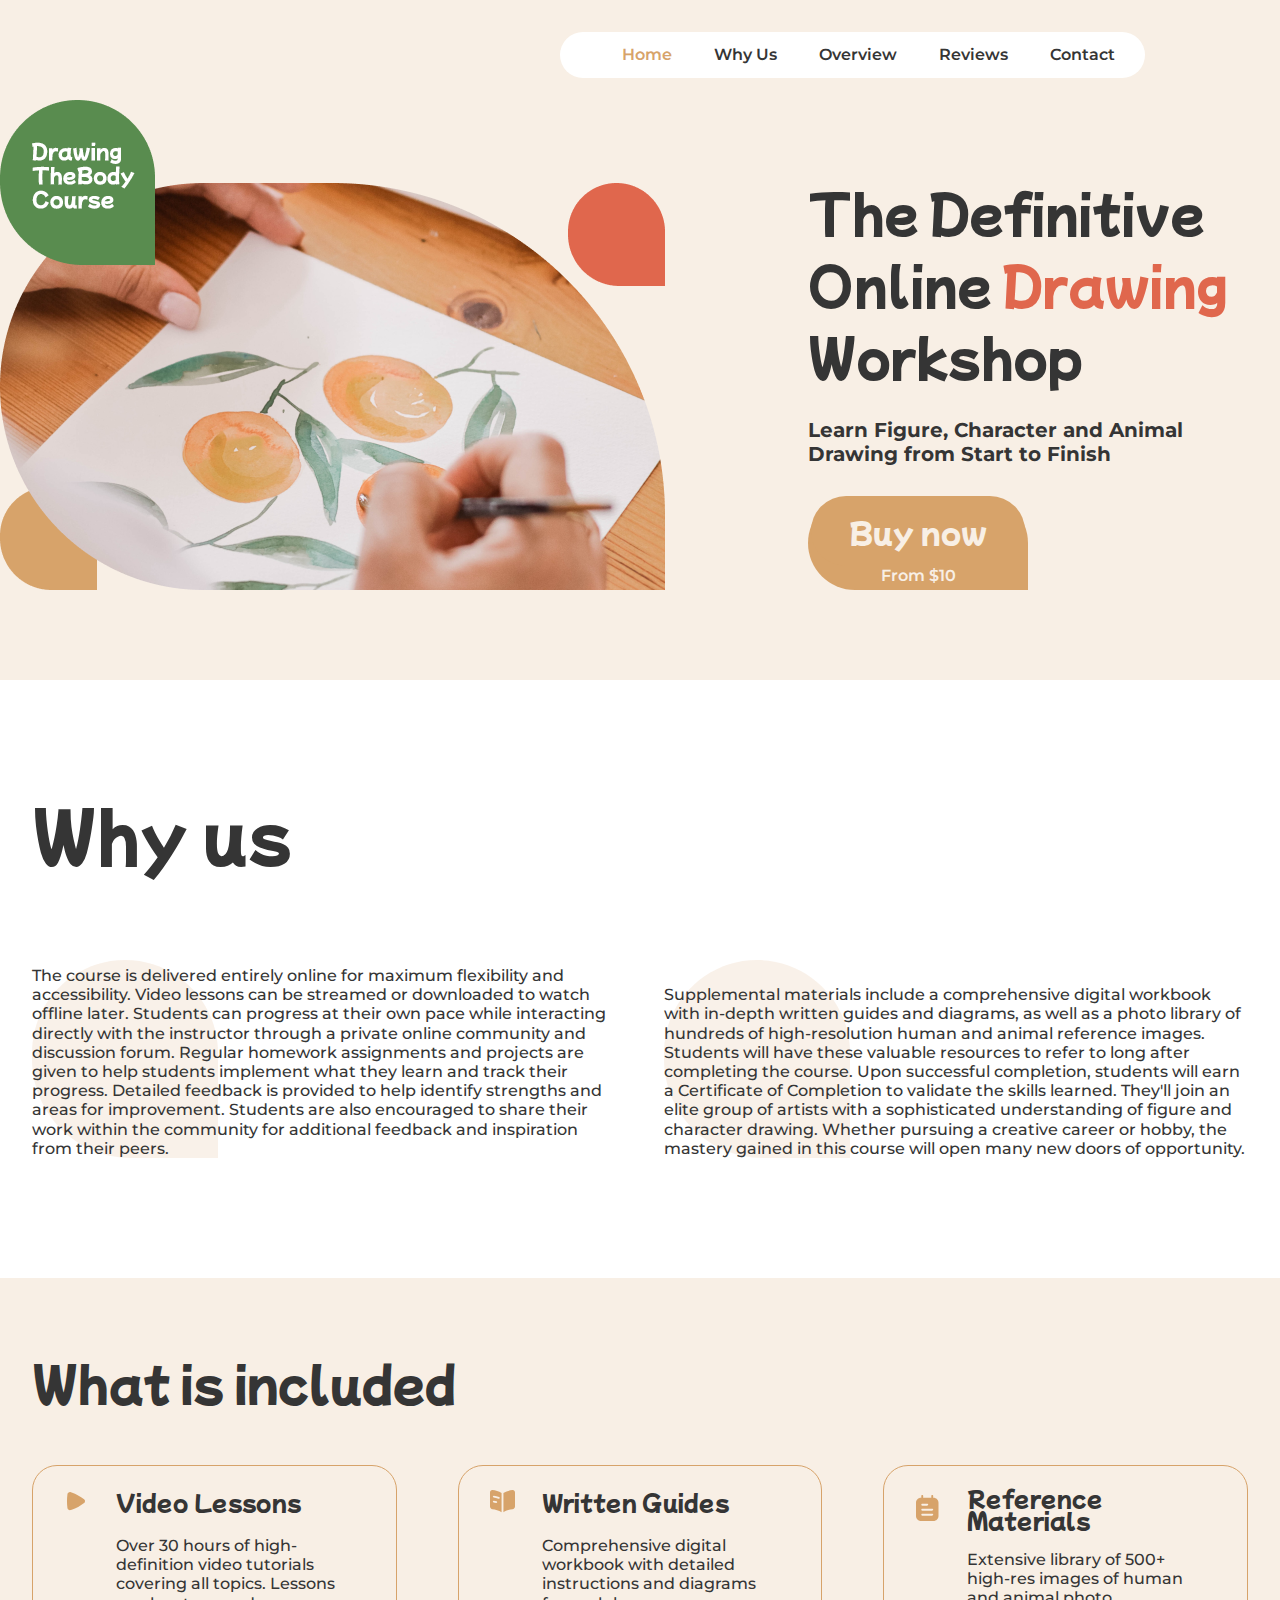
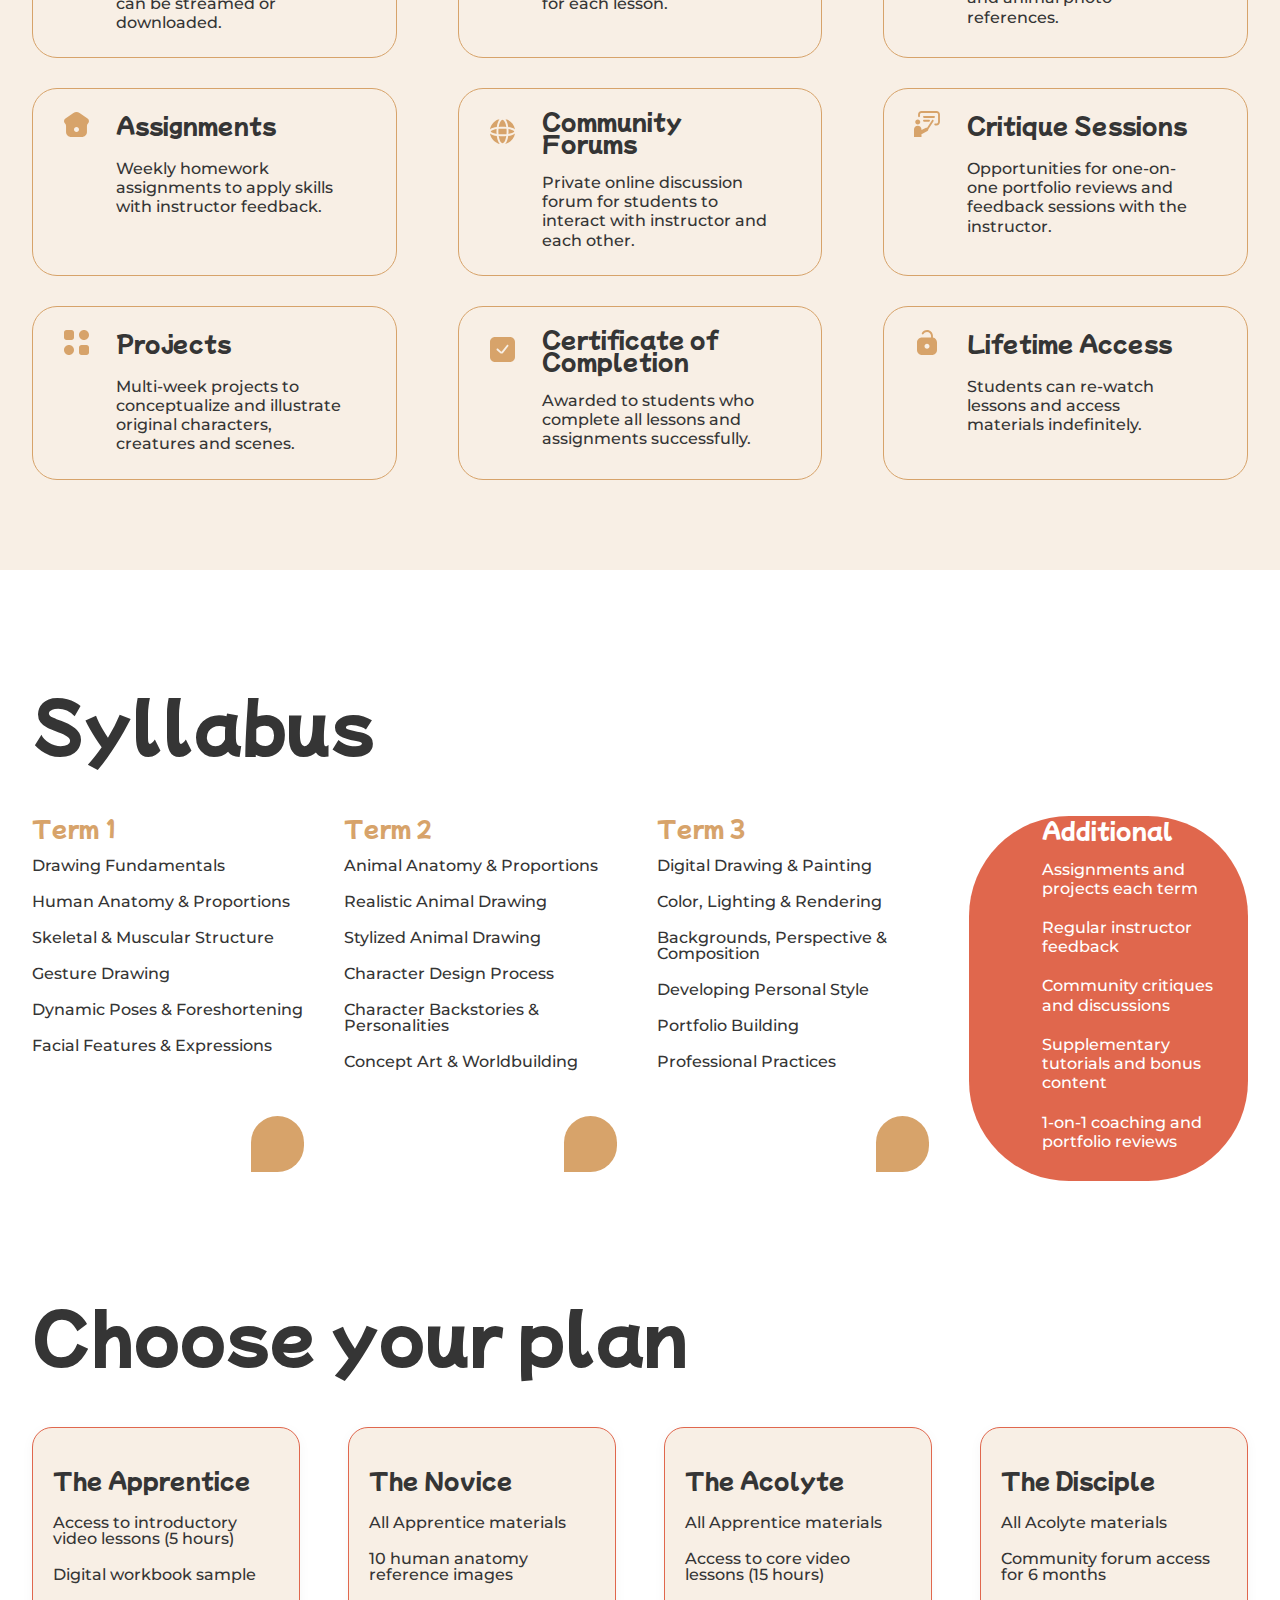
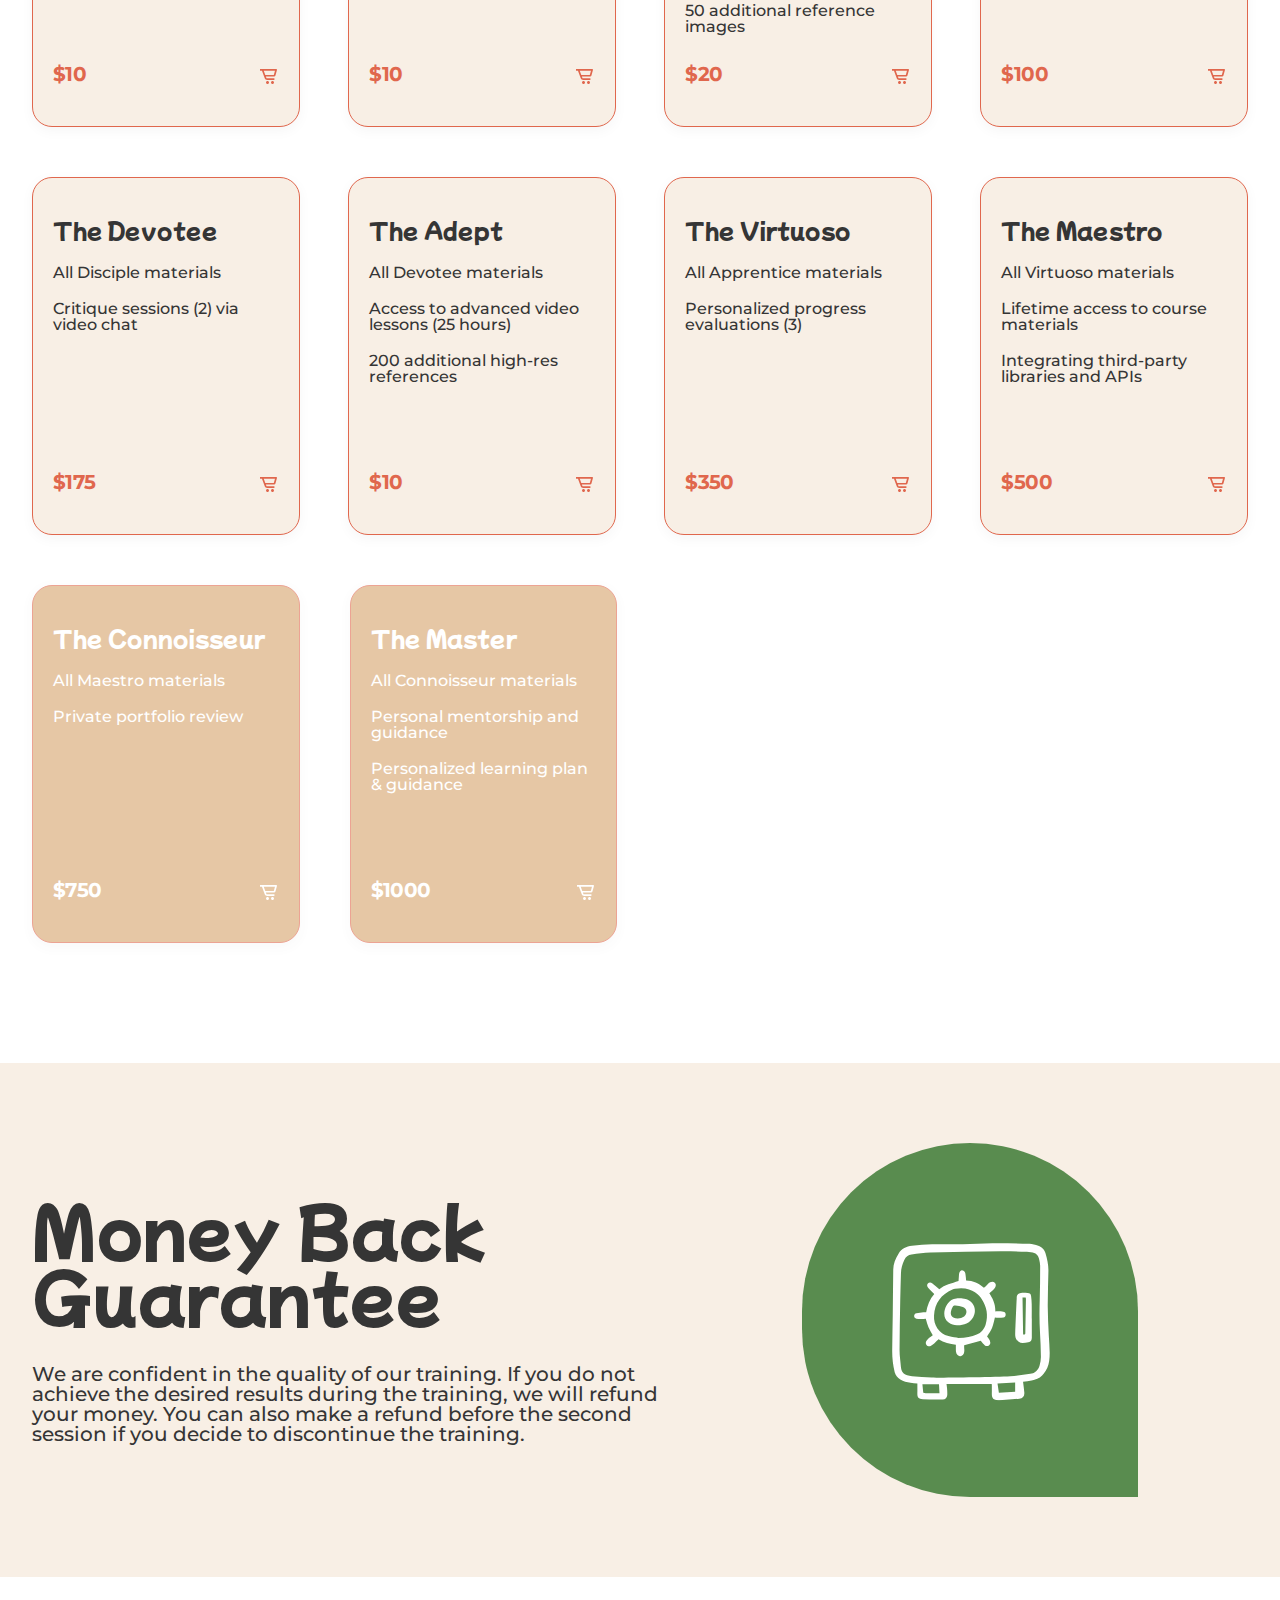
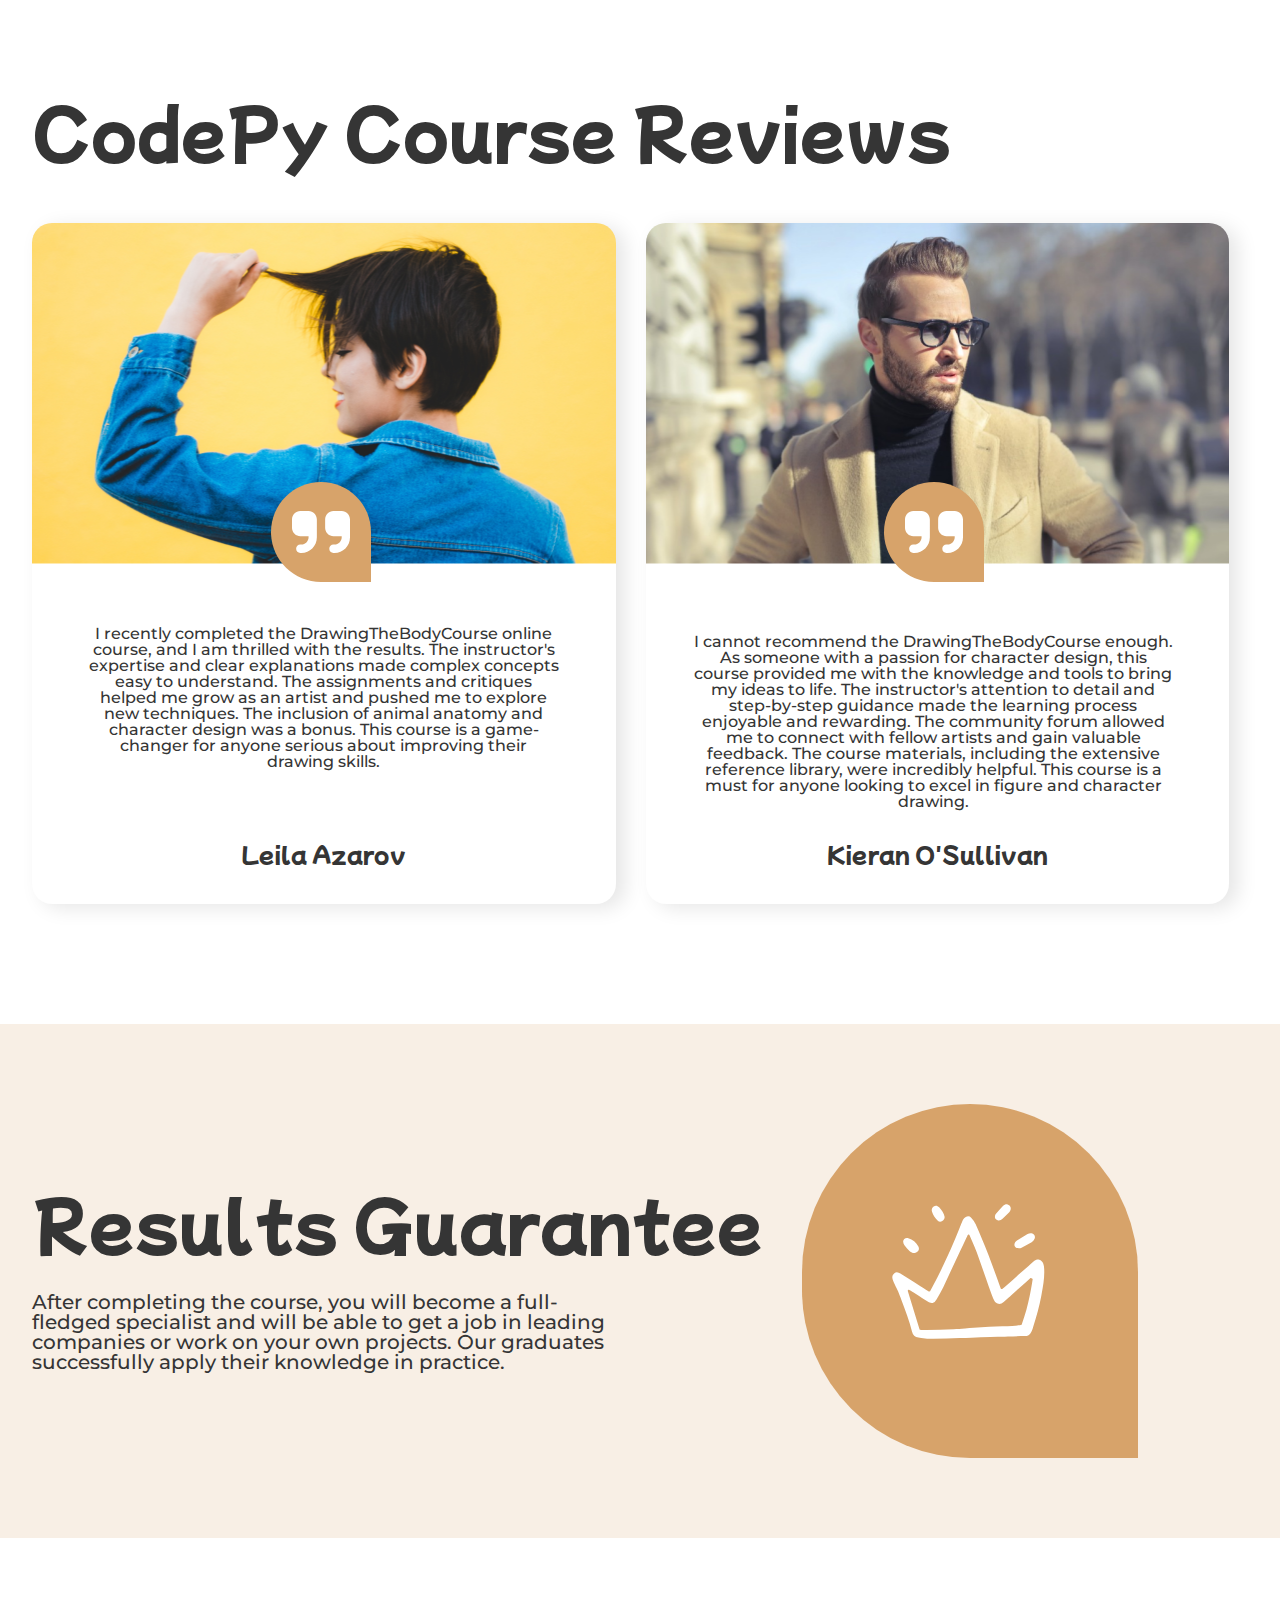
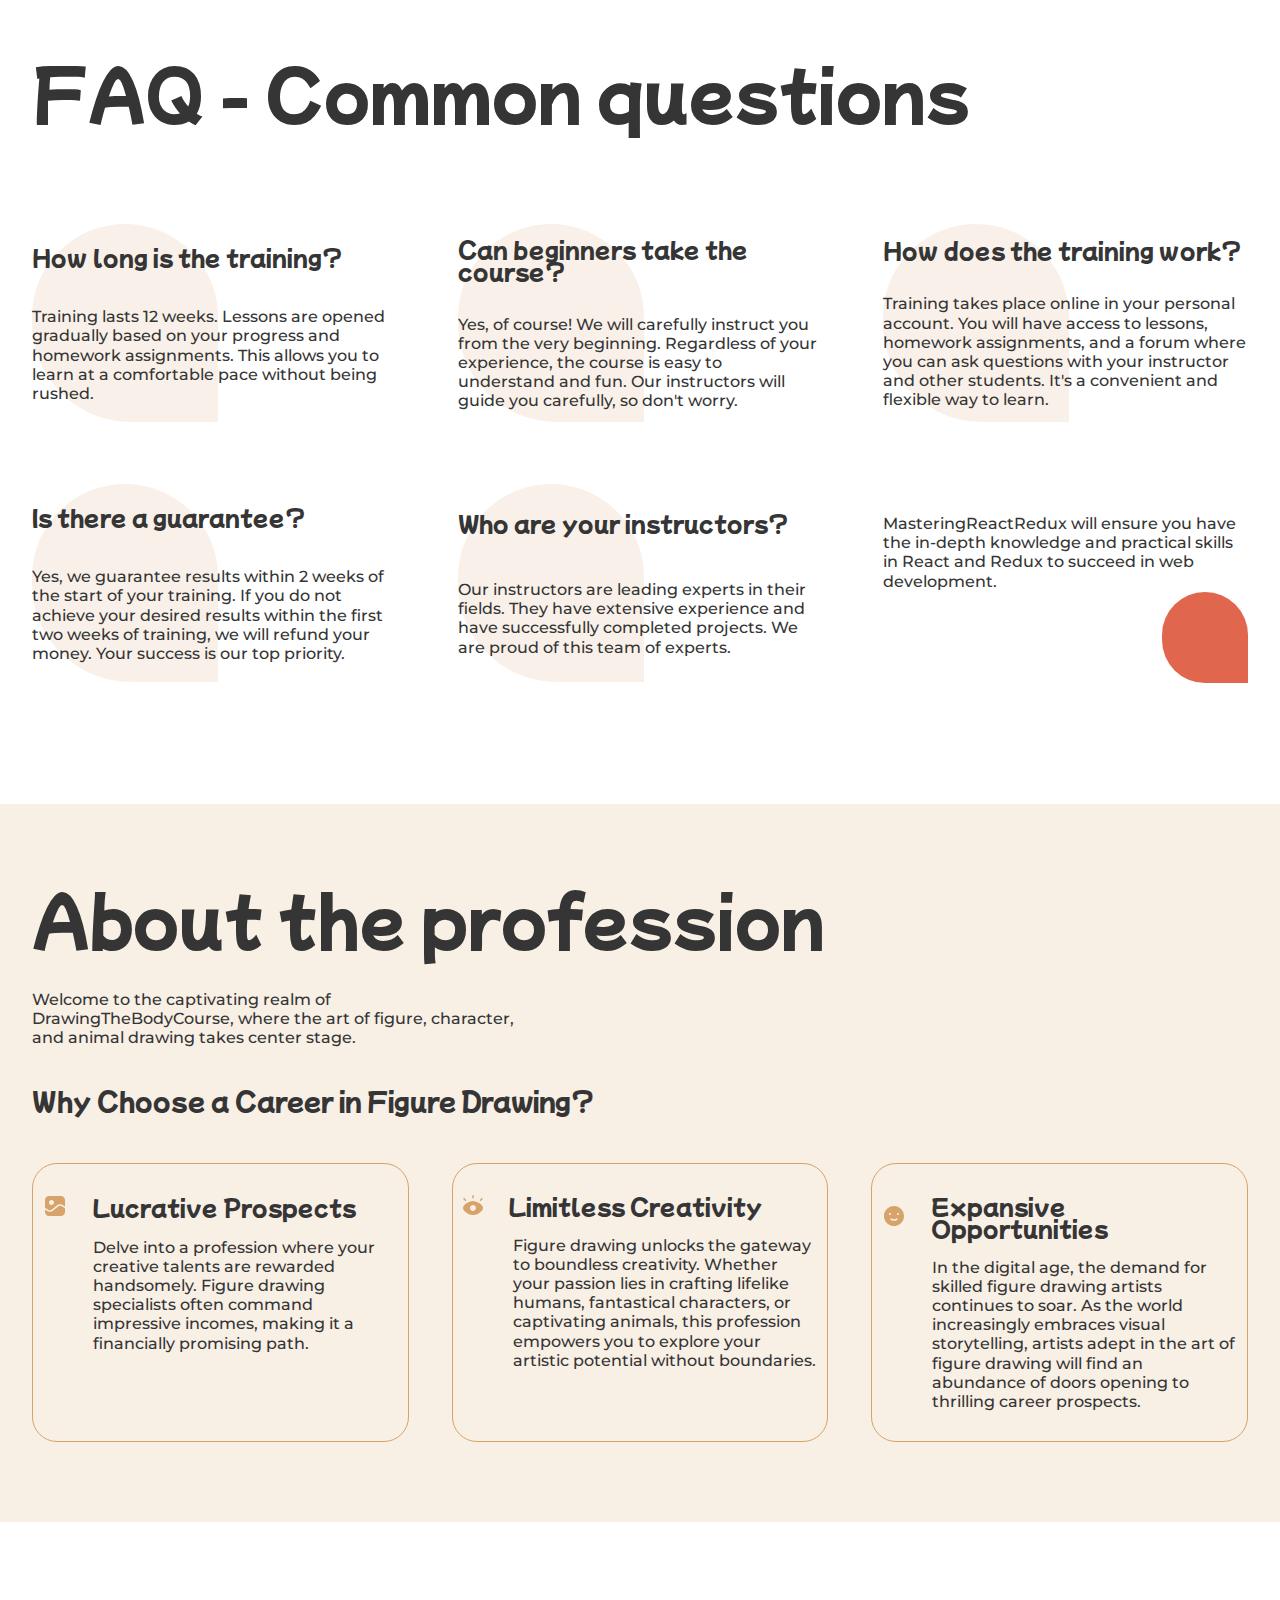
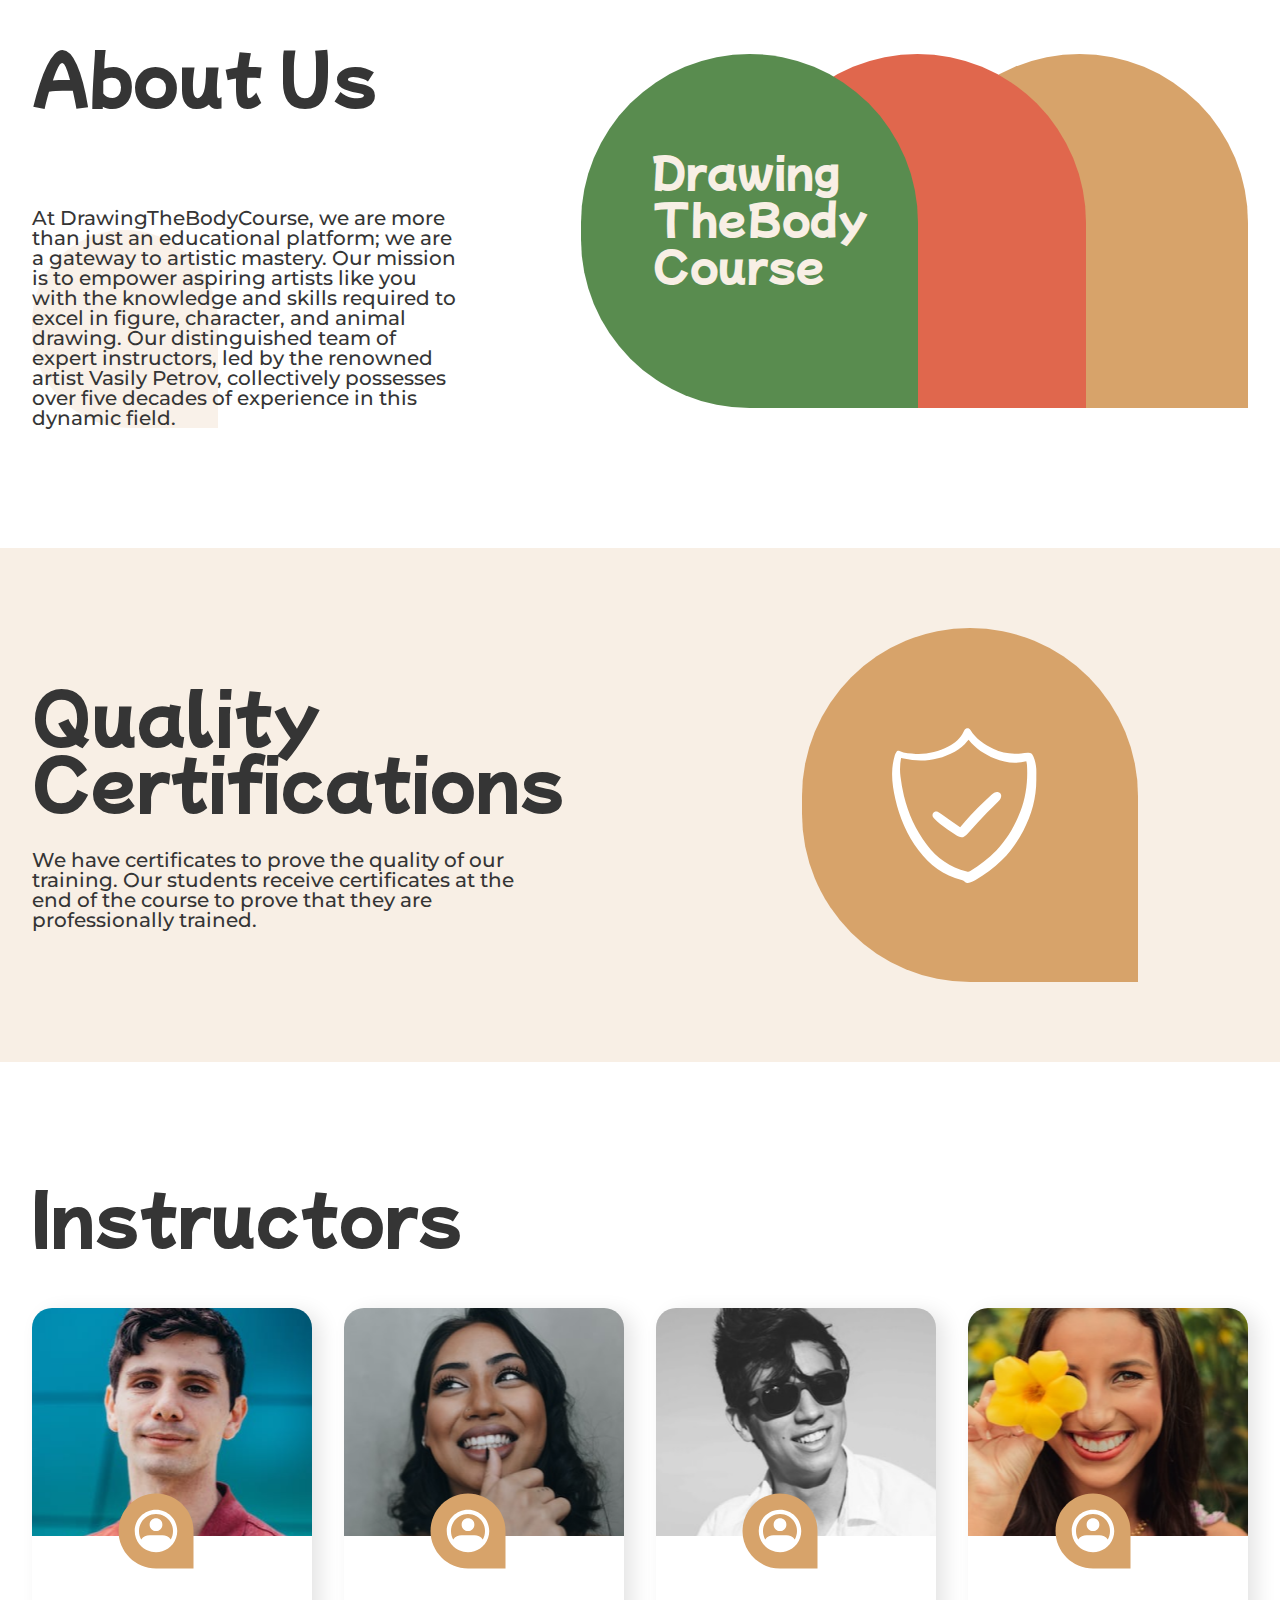
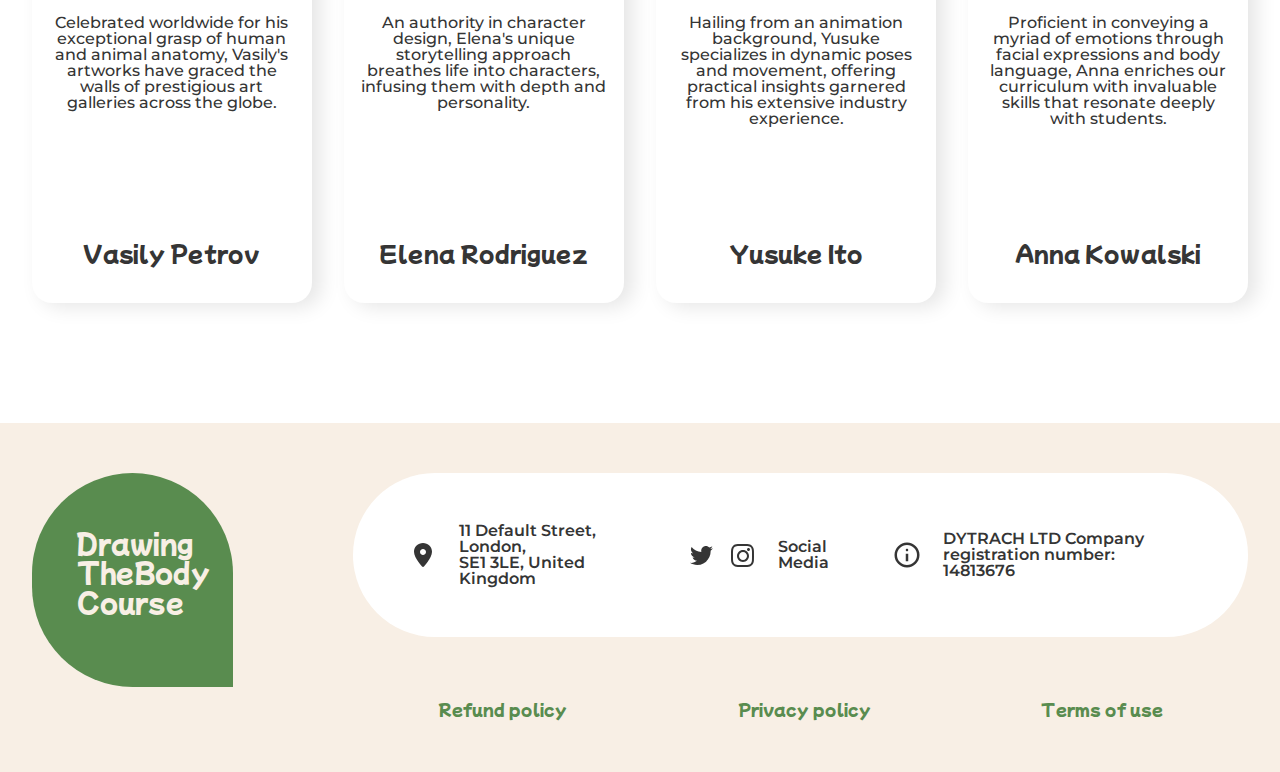
<file: index.html>
<!DOCTYPE html>
<html lang="en">

<head>
	<meta charset="UTF-8">
	<meta name="viewport" content="width=device-width, initial-scale=1.0">
	<link rel="stylesheet" href="css/main.css">
	<link rel="stylesheet" href="css/main2.css">
	<link rel="preconnect" href="https://fonts.googleapis.com">
	<link rel="preconnect" href="https://fonts.gstatic.com" crossorigin>
	<link href="https://fonts.googleapis.com/css2?family=Montserrat&display=swap" rel="stylesheet">
	<link rel="preconnect" href="https://fonts.googleapis.com">
	<link rel="preconnect" href="https://fonts.gstatic.com" crossorigin>
	<link href="https://fonts.googleapis.com/css2?family=Mochiy+Pop+One&family=Montserrat&display=swap" rel="stylesheet">
	<link rel="apple-touch-icon" sizes="120x120" href="favicon/apple-touch-icon.png">
	<link rel="icon" type="image/png" sizes="32x32" href="favicon/favicon-32x32.png">
	<link rel="icon" type="image/png" sizes="16x16" href="favicon/favicon-32x32.png">
	<link rel="manifest" href="favicon/site.webmanifest">
	<link rel="mask-icon" href="favicon/safari-pinned-tab.svg" color="#5bbad5">
	<meta name="msapplication-TileColor" content="#da532c">
	<meta name="theme-color" content="#ffffff">
	<title>The Definitive Online</title>
</head>

<body>

	<header class="header">
		<div class="header__container _container">
			<div class="header__logo"> </span></div>
			<div class="header__menu menu">
				<div class="menu__burger burger">
					<span></span> <span></span> <span></span>
				</div>
				<nav class="menu__body">
					<ul class="menu__list">
						<li><a href="index.html" class="menu__link _goto-block active-home">Home</a></li>
						<li><a href="#why" class="menu__link _goto-block">Why Us</a></li>
						<li><a href="#lessons" class="menu__link _goto-block">Overview</a></li>
						<li><a href="#reviews" class="menu__link _goto-block">Reviews</a></li>
						<li><a href="#footer" class="menu__link _goto-block">Contact</a></li>
					</ul>
				</nav>
			</div>
		</div>
	</header>

	<section class="main">
		<div class="main__container _container">
			<div class="main-flex">
				<div class="main__image">
					<picture>
						<source srcset="img/header/bg.png" type="image/svg" media="(min-width: 1330px)">
						<source srcset="img/header/bg.png" type="image/svg" media="(min-width: 992px)">
						<source srcset="img/header/bg.png" type="image/svg" media="(max-width: 992px)">
						<img src="img/header/bg.png" alt="bg" />
					</picture>
				</div>

				<div class="main__content">
					<h1 class="title">The Definitive Online <span>Drawing</span> Workshop</h1>
					<div class="text">
						Learn Figure, Character and Animal Drawing from Start to Finish
					</div>
					<div class="main__actions">
						<div class="div-btn">
							<a href="#price" class="btn btn-primary _goto-block">Buy now<br></a>
							<a class="btn-link-a" href="#">From $10</a>
						</div>
					</div>
				</div>

			</div>
		</div>
	</section>

	<section-text>
		<div class="container">
			<div class="why">
				<div class="why__block-1">
					<h2 id="why" class="why__block-1--tittle">Why us</h2>
					<p class="why__block-1--subtittle">The course is delivered entirely online for maximum flexibility and
						accessibility. Video lessons can
						be streamed or downloaded to watch offline later. Students can progress at their own pace while
						interacting directly with the instructor through a private online community and discussion forum.
						Regular homework assignments and projects are given to help students implement what they learn and
						track their progress. Detailed feedback is provided to help identify strengths and areas for
						improvement. Students are also encouraged to share their work within the community for additional
						feedback and inspiration from their peers.</p>
				</div>
				<div class="why__block-2">
					<p class="why__block-2--subtittle">
						Supplemental materials include a comprehensive digital workbook with in-depth written guides and
						diagrams, as well as a photo library of hundreds of high-resolution human and animal reference images.
						Students will have these valuable resources to refer to long after completing the course. Upon
						successful completion, students will earn a Certificate of Completion to validate the skills learned.
						They'll join an elite group of artists with a sophisticated understanding of figure and character
						drawing. Whether pursuing a creative career or hobby, the mastery gained in this course will open many
						new doors of opportunity.
					</p>
				</div>
			</div>
		</div>
	</section-text>

	<section-card>
		<div class="bg-bg">
			<div class="container bg-card">
				<h2 id="overview" class="section-card-tittle">What is included</h2>
				<div class="content__items">
					<div class="content__card">
						<div class="content__card-tittle">
							<img src="icons/arrow.svg" alt="icons">
							<h5>Video Lessons</h5>
						</div>
						<div class="content__card-subtittle">
							<p>Over 30 hours of high-definition video tutorials covering all topics. Lessons can be streamed or
								downloaded.</p>
						</div>
					</div>
					<div class="content__card">
						<div class="content__card-tittle">
							<img src="icons/book.svg" alt="icons">
							<h5>Written Guides</h5>
						</div>
						<div class="content__card-subtittle">
							<p>Comprehensive digital workbook with detailed instructions and diagrams for each lesson.</p>
						</div>
					</div>
					<div class="content__card">
						<div class="content__card-tittle">
							<img src="icons/schet.svg" alt="icons">
							<h5>Reference Materials</h5>
						</div>
						<div class="content__card-subtittle">
							<p>Extensive library of 500+ high-res images of human and animal photo references.</p>
						</div>
					</div>
					<div class="content__card">
						<div class="content__card-tittle">
							<img src="icons/home.svg" alt="icons">
							<h5>Assignments</h5>
						</div>
						<div class="content__card-subtittle">
							<p>Weekly homework assignments to apply skills with instructor feedback.</p>
						</div>
					</div>
					<div class="content__card">
						<div class="content__card-tittle">
							<img src="icons/shar.svg" alt="icons">
							<h5>Community Forums</h5>
						</div>
						<div class="content__card-subtittle">
							<p>Private online discussion forum for students to interact with instructor and each other.</p>
						</div>
					</div>
					<div class="content__card">
						<div class="content__card-tittle">
							<img src="icons/chel.svg" alt="icons">
							<h5>Critique Sessions</h5>
						</div>
						<div class="content__card-subtittle">
							<p>Opportunities for one-on-one portfolio reviews and feedback sessions with the instructor.</p>
						</div>
					</div>
					<div class="content__card">
						<div class="content__card-tittle">
							<img src="icons/qub.svg" alt="icons">
							<h5>Projects</h5>
						</div>
						<div class="content__card-subtittle">
							<p>Multi-week projects to conceptualize and illustrate original characters, creatures and scenes.
							</p>
						</div>
					</div>
					<div class="content__card">
						<div class="content__card-tittle">
							<img src="icons/galochka.svg" alt="icons">
							<h5>Certificate of Completion</h5>
						</div>
						<div class="content__card-subtittle">
							<p>Awarded to students who complete all lessons and assignments successfully.</p>
						</div>
					</div>
					<div class="content__card">
						<div class="content__card-tittle">
							<img src="icons/zamok.svg" alt="icons">
							<h5>Lifetime Access</h5>
						</div>
						<div class="content__card-subtittle">
							<p>Students can re-watch lessons and access materials indefinitely.</p>
						</div>
					</div>
				</div>
			</div>
		</div>

	</section-card>

	<section-syllabus>
		<div class="container">
			<div class="syllabus">
				<h2 class="syllabus-tittle">Syllabus</h2>
				<div class="syllabus__items">
					<div class="syllabus__term">
						<h6 class="syllabus__term-tittle">Term 1</h6>
						<a href="#">Drawing Fundamentals</a>
						<a href="#">Human Anatomy & Proportions</a>
						<a href="#">Skeletal & Muscular Structure</a>
						<a href="#">Gesture Drawing</a>
						<a href="#">Dynamic Poses & Foreshortening</a>
						<a href="#">Facial Features & Expressions</a>
						<div class="ball"></div>
					</div>
					<div class="syllabus__term">
						<h6 class="syllabus__term-tittle">Term 2</h6>
						<a href="#">Animal Anatomy & Proportions</a>
						<a href="#">Realistic Animal Drawing</a>
						<a href="#">Stylized Animal Drawing</a>
						<a href="#">Character Design Process</a>
						<a href="#">Character Backstories & Personalities</a>
						<a href="#">Concept Art & Worldbuilding</a>
						<div class="ball"></div>
					</div>
					<div class="syllabus__term">
						<h6 class="syllabus__term-tittle">Term 3</h6>
						<a href="#">Digital Drawing & Painting</a>
						<a href="#">Color, Lighting & Rendering</a>
						<a href="#">Backgrounds, Perspective & Composition</a>
						<a href="#">Developing Personal Style</a>
						<a href="#">Portfolio Building</a>
						<a href="#">Professional Practices</a>
						<div class="ball"></div>
					</div>
					<div class="syllabus__term-bg">
						<h6 class="syllabus__term-bg-tittle">Additional</h6>
						<a href="#">Assignments and projects each term</a>
						<a href="#">Regular instructor feedback</a>
						<a href="#">Community critiques and discussions</a>
						<a href="#">Supplementary tutorials and bonus content</a>
						<a href="#">1-on-1 coaching and portfolio reviews</a>
					</div>
				</div>
			</div>
		</div>
	</section-syllabus>

	<section-choose>
		<div class="container bg-items">
			<h2 id="price" class="section-choose-tittle">Choose your plan</h2>
			<div class="catalog__items">
				<div class="catalog__card">
					<div class="catalog__card-tittle">
						<h6>The Apprentice</h6>
						<p>Access to introductory video lessons (5 hours)</p>
						<p>Digital workbook sample</p>
					</div>
					<div class="catalog__card-subtittle">
						<p>$10</p>
						<a href="#"><img src="icons/basket.svg" alt="icons"></a>
					</div>
				</div>
				<div class="catalog__card">
					<div class="catalog__card-tittle">
						<h6>The Novice</h6>
						<p>All Apprentice materials</p>
						<p>10 human anatomy reference images</p>
					</div>
					<div class="catalog__card-subtittle">
						<p>$10</p>
						<a href="#"><img src="icons/basket.svg" alt="icons"></a>
					</div>
				</div>
				<div class="catalog__card">
					<div class="catalog__card-tittle">
						<h6>The Acolyte</h6>
						<p>All Apprentice materials</p>
						<p>Access to core video lessons (15 hours)</p>
						<p>50 additional reference images</p>
					</div>
					<div class="catalog__card-subtittle">
						<p>$20</p>
						<a href="#"><img src="icons/basket.svg" alt="icons"></a>
					</div>
				</div>
				<div class="catalog__card">
					<div class="catalog__card-tittle">
						<h6>The Disciple</h6>
						<p>All Acolyte materials</p>
						<p>Community forum access for 6 months</p>
					</div>
					<div class="catalog__card-subtittle">
						<p>$100</p>
						<a href="#"><img src="icons/basket.svg" alt="icons"></a>
					</div>
				</div>
				<div class="catalog__card big">
					<div class="catalog__card-tittle tittle-big">
						<h6>The Devotee</h6>
						<p>All Disciple materials</p>
						<p>Critique sessions (2) via video chat</p>
					</div>
					<div class="catalog__card-subtittle">
						<p>$175</p>
						<a href="#"><img src="icons/basket.svg" alt="icons"></a>
					</div>
				</div>
				<div class="catalog__card big">
					<div class="catalog__card-tittle tittle-big">
						<h6>The Adept</h6>
						<p>All Devotee materials</p>
						<p>Access to advanced video lessons (25 hours)</p>
						<p>200 additional high-res references</p>
					</div>
					<div class="catalog__card-subtittle">
						<p>$10</p>
						<a href="#"><img src="icons/basket.svg" alt="icons"></a>
					</div>
				</div>
				<div class="catalog__card big">
					<div class="catalog__card-tittle tittle-big">
						<h6>The Virtuoso</h6>
						<p>All Apprentice materials</p>
						<p>Personalized progress evaluations (3)</p>
					</div>
					<div class="catalog__card-subtittle">
						<p>$350</p>
						<a href="#"><img src="icons/basket.svg" alt="icons"></a>
					</div>
				</div>
				<div class="catalog__card big">
					<div class="catalog__card-tittle tittle-big">
						<h6>The Maestro</h6>
						<p>All Virtuoso materials</p>
						<p>Lifetime access to course materials</p>
						<p>Integrating third-party libraries and APIs</p>
					</div>
					<div class="catalog__card-subtittle">
						<p>$500</p>
						<a href="#"><img src="icons/basket.svg" alt="icons"></a>
					</div>
				</div>
			</div>
			<div class="catalog__items-bg">
				<div class="catalog__card-bg big">
					<div class="catalog__card-bg-tittle tittle-big">
						<h6>The Connoisseur</h6>
						<p>All Maestro materials</p>
						<p>Private portfolio review</p>
					</div>
					<div class="catalog__card-bg-subtittle">
						<p>$750</p>
						<a href="#"><img src="icons/basket-white.svg" alt="icons"></a>
					</div>
				</div>
				<div class="catalog__card-bg big">
					<div class="catalog__card-bg-tittle tittle-big">
						<h6>The Master</h6>
						<p>All Connoisseur materials</p>
						<p>Personal mentorship and guidance</p>
						<p>Personalized learning plan & guidance</p>
					</div>
					<div class="catalog__card-bg-subtittle">
						<p>$1000</p>
						<a href="#"><img src="icons/basket-white.svg" alt="icons"></a>
					</div>
				</div>
			</div>
		</div>
	</section-choose>

	<section-money>

		<div class="bg-bg">
			<div class="container">
				<div class="money">
					<div class="money__info">
						<h2>Money Back Guarantee</h2>
						<p>We are confident in the quality of our training. If you do not achieve the desired results during
							the
							training, we will refund your money. You can also make a refund before the second session if you
							decide
							to
							discontinue the training.</p>
					</div>
					<div class="money__img">
						<img src="icons/safe.svg" alt="safe">
					</div>
				</div>
			</div>
		</div>

	</section-money>

	<section-code>
		<div class="container">
			<div class="reviews">
				<h2 id="reviews">CodePy Course Reviews</h2>
				<div class="reviews__items">
					<div class="reviews__block-1 block-border">
						<img class="qoute" src="icons/qoute.svg" alt="qoute">
						<p class="reviews__block-1--tittle">I recently completed the DrawingTheBodyCourse online course,
							and I
							am thrilled with the results. The instructor's expertise and clear explanations made complex
							concepts
							easy to understand. The assignments and critiques helped me grow as an artist and pushed me to
							explore
							new techniques. The inclusion of animal anatomy and character design was a bonus. This course is a
							game-changer for anyone serious about improving their drawing skills.</p>
						<p class="reviews__block-1--subtittle">Leila Azarov</p>
					</div>
					<div class="reviews__block-2 block-border">
						<img class="qoute" src="icons/qoute.svg" alt="qoute">
						<p class="reviews__block-2--tittle">I cannot recommend the DrawingTheBodyCourse enough. As someone
							with a passion for character design, this course provided me with the knowledge and tools to bring
							my
							ideas to life. The instructor's attention to detail and step-by-step guidance made the learning
							process enjoyable and rewarding. The community forum allowed me to connect with fellow artists and
							gain valuable feedback. The course materials, including the extensive reference library, were
							incredibly helpful. This course is a must for anyone looking to excel in figure and character
							drawing.
						</p>
						<p class="reviews__block-2--subtittle">Kieran O'Sullivan</p>
					</div>
				</div>
			</div>
		</div>
	</section-code>

	<section-results>

		<div class="bg-bg">
			<div class="container">
				<div class="results">
					<div class="results__info">
						<h2>Results Guarantee</h2>
						<p>After completing the course, you will become a full-fledged specialist and will be able to get a
							job
							in leading companies or work on your own projects. Our graduates successfully apply their knowledge
							in
							practice.</p>
					</div>
					<div class="results__img">
						<img src="icons/crown.svg" alt="crown">
					</div>
				</div>
			</div>
		</div>

	</section-results>

	<section-faq>
		<div class="container bg-faq">
			<h2 class="section-faq-tittle">FAQ - Common questions</h2>
			<div id="lessons" class="faq__items">
				<div class="faq__card">
					<h5>How long is the training?</h5>
					<p>Training lasts 12 weeks. Lessons are opened gradually based on your progress and homework assignments.
						This allows you to learn at a comfortable pace without being rushed.</p>
				</div>
				<div class="faq__card">
					<h5>Can beginners take the course?</h5>
					<p>Yes, of course! We will carefully instruct you from the very beginning. Regardless of your experience,
						the course is easy to understand and fun. Our instructors will guide you carefully, so don't worry.
					</p>
				</div>
				<div class="faq__card">
					<h5>How does the training work?</h5>
					<p>Training takes place online in your personal account. You will have access to lessons, homework
						assignments, and a forum where you can ask questions with your instructor and other students. It's a
						convenient and flexible way to learn.</p>
				</div>
				<div class="faq__card">
					<h5>Is there a guarantee?</h5>
					<p>Yes, we guarantee results within 2 weeks of the start of your training. If you do not achieve your
						desired results within the first two weeks of training, we will refund your money. Your success is our
						top priority.</p>
				</div>
				<div class="faq__card">
					<h5>Who are your instructors?</h5>
					<p>Our instructors are leading experts in their fields. They have extensive experience and have
						successfully completed projects. We are proud of this team of experts.</p>
				</div>
				<div class="faq__card nth-card">
					<p class="nth-card-text">MasteringReactRedux will ensure you have the in-depth knowledge and practical
						skills in React and
						Redux to succeed in web development.</p>
					<div class="faq-ball"></div>
				</div>
			</div>
		</div>
	</section-faq>

	<section-about>
		<div class="bg-bg">
			<div class="container bg-about">
				<h2 class="section-about-tittle">About the profession</h2>
				<p class="section-about-subtittle">Welcome to the captivating realm of DrawingTheBodyCourse, where the art
					of
					figure, character, and animal
					drawing takes center stage.</p>
				<h3 class="section-about-tittle-h3">Why Choose a Career in Figure Drawing?</h3>
				<div class="about__items">
					<div class="about__card">
						<div class="about__card-tittle">
							<img src="icons/about/image-rectangle.svg" alt="icons">
							<h5>Lucrative Prospects</h5>
						</div>
						<div class="about__card-subtittle">
							<p>Delve into a profession where your creative talents are rewarded handsomely. Figure drawing
								specialists often command impressive incomes, making it a financially promising path.</p>
						</div>
					</div>
					<div class="about__card">
						<div class="about__card-tittle">
							<img src="icons/about/eye.svg" alt="icons">
							<h5>Limitless Creativity</h5>
						</div>
						<div class="about__card-subtittle">
							<p>Figure drawing unlocks the gateway to boundless creativity. Whether your passion lies in
								crafting
								lifelike humans, fantastical characters, or captivating animals, this profession empowers you to
								explore your artistic potential without boundaries.</p>
						</div>
					</div>
					<div class="about__card">
						<div class="about__card-tittle">
							<img src="icons/about/smile-ellipse.svg" alt="icons">
							<h5>Expansive Opportunities</h5>
						</div>
						<div class="about__card-subtittle">
							<p>In the digital age, the demand for skilled figure drawing artists continues to soar. As the
								world
								increasingly embraces visual storytelling, artists adept in the art of figure drawing will find
								an
								abundance of doors opening to thrilling career prospects.</p>
						</div>
					</div>
				</div>
			</div>
		</div>

	</section-about>

	<section-course>
		<div class="container">
			<div class="course">
				<div class="course__info">
					<h2>About Us</h2>
					<p>At DrawingTheBodyCourse, we are more than just an educational platform; we are a gateway to artistic
						mastery. Our mission is to empower aspiring artists like you with the knowledge and skills required to
						excel in figure, character, and animal drawing. Our distinguished team of expert instructors, led by
						the renowned artist Vasily Petrov, collectively possesses over five decades of experience in this
						dynamic field.</p>
				</div>
				<div class="course__text">
					<p>Drawing<br>
						TheBody<br>
						Course</p>
					<div class="drawing-green"></div>
					<div class="drawing-orange"></div>
					<div class="drawing-brown"></div>
				</div>
			</div>
		</div>
	</section-course>

	<section-quality>
		<div class="bg-bg">
			<div class="container">
				<div class="quality">
					<div class="quality__info">
						<h2>Quality Certifications</h2>
						<p>We have certificates to prove the quality of our training. Our students receive certificates at the
							end of the course to prove that they are professionally trained.</p>
					</div>
					<div class="quality__img">
						<img src="icons/shield.svg" alt="shield">
					</div>
				</div>
			</div>
		</div>

	</section-quality>

	<section-instructors>
		<div class="container">
			<div class="instructors">
				<h2>Instructors</h2>
				<div class="instructors__items">
					<div class="instructors__block block-border-ins bg__item-block-1">
						<img class="qoute" src="img/catalog/instr/qoute cont.svg" alt="qoute">
						<p class="instructors__block--tittle">Celebrated worldwide for his exceptional grasp of human and
							animal anatomy, Vasily's artworks have graced the walls of prestigious art galleries across the
							globe.</p>
						<p class="instructors__block--subtittle">Vasily Petrov</p>
					</div>
					<div class="instructors__block block-border-ins bg__item-block-2">
						<img class="qoute" src="img/catalog/instr/qoute cont.svg" alt="qoute">
						<p class="instructors__block--tittle">An authority in character design, Elena's unique storytelling
							approach breathes life into characters, infusing them with depth and personality.
						</p>
						<p class="instructors__block--subtittle">Elena Rodriguez</p>
					</div>
					<div class="instructors__block block-border-ins bg__item-block-3">
						<img class="qoute" src="img/catalog/instr/qoute cont.svg" alt="qoute">
						<p class="instructors__block--tittle">Hailing from an animation background, Yusuke specializes in
							dynamic poses and movement, offering practical insights garnered from his extensive industry
							experience.
						</p>
						<p class="instructors__block--subtittle">Yusuke Ito</p>
					</div>
					<div class="instructors__block block-border-ins bg__item-block-4">
						<img class="qoute" src="img/catalog/instr/qoute cont.svg" alt="qoute">
						<p class="instructors__block--tittle">Proficient in conveying a myriad of emotions through facial
							expressions and body language, Anna enriches our curriculum with invaluable skills that resonate
							deeply with students.
						</p>
						<p class="instructors__block--subtittle">Anna Kowalski</p>
					</div>
				</div>
			</div>
		</div>
	</section-instructors>

	<footer>
		<div class="bg-bg">
			<div class="container footer-bg">
				<div class="footer-responsive">
					<div class="logo-ball">
						<a href="index.html">
							<p>Drawing
								TheBody
								Course</p>
						</a>
					</div>
					<div id="footer" class="socail">
						<nav class="footer__menu">
							<div class="link-img">
								<img src="img/footer/round-place-24px.svg" alt="icons">
								<a class="footer__link active" href="#">11 Default Street, London,<br>SE1 3LE, United
									Kingdom</a>
							</div>
							<div class="link-img">
								<img class="link-img-padding" src="img/footer/twitter black.1.svg" alt="icons">
								<img src="img/footer/instagram black.1.svg" alt="icons">

								<a class="footer__link" href="#">Social Media</a>
							</div>
							<div class="link-img">
								<img src="img/footer/material-symbols_info-outline.svg" alt="icons">
								<a class="footer__link" href="#">DYTRACH LTD Company<br>registration number: 14813676</a>
							</div>
						</nav>
						<div class="info">
							<a class="info__link" href="#">Refund policy</a>
							<a class="info__link" href="#">Privacy policy</a>
							<a class="info__link" href="#">Terms of use</a>
						</div>
					</div>
				</div>
			</div>
		</div>

	</footer>

	<script src="js/vendors.min.js"></script>
	<script src="js/app.min.js"></script>
</body>

</html>
</file>
<file: css/main.css>
.bg {
  background: #F8EFE5;
  padding: 1em 2em 0em 2em;
  max-width: 100%;
}

.heading {
  display: flex;
  justify-content: space-between;
  padding-bottom: 68px;
}
.heading .heading__left {
  width: 100%;
}
.heading .heading__left .left__info {
  width: 48%;
  background-image: url("../img/header/bggg.png");
  background-repeat: no-repeat;
  background-position: left;
  background-size: contain;
  width: 100%;
  height: 100%;
  position: relative;
}
.heading .heading__left .left__info .left__info-text {
  color: #F8EFE5;
  font-family: Mochiy Pop One;
  font-size: 20px;
  font-weight: 400;
  line-height: 22.56px;
  top: 10%;
  right: 82%;
  border-radius: 1000px 1000px 0px 1000px;
  background: linear-gradient(0deg, #598C4F 0%, #598C4F 100%);
  width: 155px;
  height: 165px;
  padding: 45px 32px;
}
.heading .heading__left .left__info a {
  text-decoration: none;
  color: #F8EFE5;
}
.heading .heading__right {
  width: 36%;
}
.heading .heading__right .heading__menu {
  display: flex;
  justify-content: space-between;
  gap: 35px;
  padding: 15px 40px;
  background: white;
  border-radius: 25px;
}
.heading .heading__right .heading__menu a {
  text-decoration: none;
  color: #353535;
  font-family: Montserrat;
  font-size: 16px;
  font-weight: 700;
}
.heading .heading__right .heading__menu a:hover {
  color: #D7A36A;
}
.heading .heading__right .heading__menu .active {
  color: #D7A36A;
}
.heading .heading__right .right__info {
  width: 48%;
}
.heading .heading__right .right__info h1 {
  color: #353535;
  font-family: Mochiy Pop One;
  font-size: 50px;
  font-weight: 400;
  padding-bottom: 25px;
  width: 188%;
  padding-top: 40px;
}
.heading .heading__right .right__info h1 span {
  color: #E0674D;
}
.heading .heading__right .right__info p {
  color: #353535;
  font-family: Montserrat;
  font-size: 20px;
  font-weight: 700;
  width: 163%;
  margin-bottom: 20px;
}
.heading .heading__right .right__info .heading__info-link {
  color: #F8EFE5;
  font-family: Mochiy Pop One;
  font-size: 29px;
  font-weight: 400;
  border-radius: 60px 60px 0px 60px;
  background: #D7A36A;
  text-decoration: none;
  text-align: center;
  display: flex;
  flex-direction: column;
  align-items: center;
  padding: 5px 0px;
}
.heading .heading__right .right__info .heading__info-link:hover {
  color: #353535;
}
.heading .heading__right .right__info .small-text {
  color: #F8EFE5;
  font-family: Montserrat;
  font-size: 16px;
  font-weight: 600;
  padding-top: 5px;
}
.heading .heading__right .right__info .small-text:hover {
  color: #353535;
}

.top-ball {
  width: 97px;
  height: 103px;
  border-radius: 1000px 1000px 0px 1000px;
  background: #E0674D;
  position: absolute;
  top: 4%;
  right: 9%;
  display: block;
}

.bootom-ball {
  display: block;
  position: absolute;
  z-index: 1;
  top: 83%;
  right: 83%;
  width: 97px;
  height: 103px;
  border-radius: 1000px 1000px 0px 1000px;
  background: linear-gradient(0deg, #D7A36A 0%, #D7A36A 100%);
}

@media (max-width: 1360px) {
  .container {
    max-width: 1200px;
  }
  .container .heading .heading__left {
    width: 100%;
  }
  .container .heading .heading__left .left__info .left__info-text {
    font-size: 20px;
    font-weight: 400;
  }
  .container .heading .heading__right {
    width: 39%;
    margin-left: 20px;
  }
  .container .heading .heading__right .right__info {
    width: 68%;
  }
  .container .heading .heading__right .right__info h1 {
    font-size: 26px;
    width: 100%;
  }
  .container .heading .heading__right .right__info p {
    font-size: 18px;
    width: 150%;
  }
  .container .heading .heading__right .right__info .small-text {
    font-size: 12px;
  }
}
@media (max-width: 991px) {
  .container {
    max-width: 960px;
  }
  .container .heading .heading__right {
    width: 52%;
  }
  .container .heading .navbar {
    justify-content: center;
    width: 97%;
  }
  .top-ball {
    display: none;
  }
  .bootom-ball {
    display: none;
  }
}
@media (max-width: 767px) {
  .container {
    max-width: 720px;
  }
  .container .heading .heading__left {
    width: 0%;
    display: none;
  }
  .container .heading .heading__left .left__info {
    background-image: none;
  }
  .container .heading .heading__right {
    width: 100%;
    display: flex;
    flex-direction: column;
    text-align: center;
  }
  .container .heading .heading__right .navbar {
    justify-content: center;
    width: 97%;
  }
  .container .heading .heading__right .right__info {
    width: 100%;
  }
  .container .heading .heading__right .right__info h1 {
    font-size: 35px;
    width: 105%;
    text-align: center;
    align-items: center;
    display: flex;
    flex-direction: column;
  }
  .container .heading .heading__right .right__info p {
    font-size: 18px;
    width: 100%;
  }
  .container .heading .heading__right .right__info .small-text {
    font-size: 14px;
  }
}
@media (max-width: 570px) {
  .container {
    width: 100%;
  }
  .container .heading .heading__right .right__info h1 {
    font-size: 31px;
    width: 107%;
    font-size: 35px;
    width: 105%;
  }
}
@media (max-width: 500px) and (min-width: 440px) {
  .container {
    width: 100%;
  }
  .container .heading .heading__right .right__info h1 {
    width: 107%;
    font-size: 24px;
  }
}
@media (max-width: 440px) {
  .container {
    width: 100%;
  }
  .container .heading .heading__right .right__info h1 {
    width: 107%;
    font-size: 24px;
  }
  .container .navbar {
    background-color: white;
    justify-content: center;
    border-radius: 200px;
  }
  .container .navbar .navlist {
    display: block;
  }
}
@media (max-width: 390px) {
  .container {
    width: 100%;
  }
  .container .heading .heading__right .right__info h1 {
    width: 97%;
    font-size: 24px;
  }
  .container .heading .heading__right .right__info p {
    font-size: 12px;
  }
}
.why {
  display: flex;
  justify-content: space-between;
  padding: 120px 2em 120px 2em;
}
.why__block-1 {
  width: 48%;
  background-image: url("../img/catalog/bg2.svg");
  background-repeat: no-repeat;
  background-position: bottom;
  background-position-x: left;
}
.why__block-1--tittle {
  color: #353535;
  font-family: Mochiy Pop One;
  font-size: 66px;
  font-weight: 400;
}
.why__block-1--subtittle {
  color: #353535;
  font-family: Montserrat;
  font-size: 16px;
  font-weight: 500;
  line-height: 19.2px;
  padding-top: 100px;
}
.why__block-2 {
  width: 48%;
  display: flex;
  align-items: flex-end;
  background-image: url("../img/catalog/bg2.svg");
  background-repeat: no-repeat;
  background-position: bottom;
  background-position-x: left;
}
.why__block-2--subtittle {
  color: #353535;
  font-family: Montserrat;
  font-size: 16px;
  font-weight: 500;
  line-height: 19.2px;
}

@media (max-width: 767px) {
  .container {
    max-width: 100%;
  }
  .container .why {
    display: flex;
    flex-direction: column;
    padding: 60px 2em 60px 2em;
  }
  .container .why__block-1 {
    width: 100%;
    margin-bottom: 20px;
    background-position-x: center;
  }
  .container .why__block-1--tittle {
    text-align: center;
  }
  .container .why__block-1--subtittle {
    padding-top: 50px;
    font-size: 21px;
  }
  .container .why__block-2 {
    width: 100%;
    background-position-x: center;
  }
  .container .why__block-2--subtittle {
    font-size: 21px;
  }
}
@media (max-width: 620px) {
  .container {
    width: 100%;
  }
  .container .why__block-1--tittle {
    text-align: center;
  }
  .container .why__block-1--subtittle {
    text-align: center;
  }
  .container .why__block-2--subtittle {
    text-align: center;
  }
}
@media (max-width: 520px) {
  .container {
    width: 100%;
  }
  .container .why__block-1--tittle {
    font-size: 40px;
  }
}
@media (max-width: 420px) {
  .container {
    width: 100%;
  }
  .container .why__block-1--tittle {
    font-size: 40px;
  }
}
@media (max-width: 320px) {
  .container {
    width: 100%;
  }
}
section-card {
  margin-bottom: 30px;
}

.bg-bg {
  background: #F8EFE5;
}

.bg-card {
  padding: 0em 2em;
}

.section-card-tittle {
  color: #353535;
  font-family: Mochiy Pop One;
  font-size: 66px;
  font-weight: 400;
  padding-top: 80px;
}

.content__items {
  display: flex;
  flex-wrap: wrap;
  gap: 30px;
  justify-content: space-between;
  padding-bottom: 90px;
  padding-top: 60px;
}
.content__items .content__card {
  padding: 20px 50px 0px 28px;
  border-radius: 25px;
  border: 1px solid #D7A36A;
  width: 30%;
}
.content__items .content__card-tittle {
  display: flex;
  align-items: center;
  gap: 25px;
  color: #353535;
  font-family: Mochiy Pop One;
  font-size: 22px;
  font-weight: 400;
}
.content__items .content__card-subtittle {
  padding-left: 55px;
  color: #353535;
  font-family: Montserrat;
  font-size: 16px;
  font-weight: 500;
  line-height: 19.2px;
  padding-top: 20px;
  padding-bottom: 25px;
}

@media (max-width: 1170px) {
  .container {
    max-width: 1200px;
  }
}
@media (max-width: 1070px) {
  .container {
    max-width: 960px;
  }
}
@media (max-width: 991px) {
  .container {
    max-width: 720px;
  }
  .container .content__items {
    display: flex;
    flex-wrap: wrap;
  }
  .container .content__items .content__card {
    width: 47%;
  }
}
@media (max-width: 838px) {
  .container {
    max-width: 720px;
  }
  .container .content__items {
    display: flex;
    flex-wrap: wrap;
    justify-content: center;
  }
  .container .content__items .content__card {
    width: 38%;
  }
}
@media (max-width: 767px) {
  .container {
    max-width: 540px;
  }
  .container .content__items {
    display: flex;
    flex-direction: column;
    flex-wrap: wrap;
    justify-content: center;
  }
  .container .content__items .content__card {
    width: 98%;
  }
}
.section-card-tittle {
  font-size: 47px;
}

@media (max-width: 520px) {
  .container {
    width: 100%;
  }
  .container .section-card-tittle {
    font-size: 40px;
    text-align: center;
  }
}
.syllabus {
  padding: 0em 2em;
  padding-top: 120px;
  padding-bottom: 120px;
}
.syllabus-tittle {
  color: #353535;
  font-family: Mochiy Pop One;
  font-size: 66px;
  font-weight: 400;
  padding-bottom: 60px;
}

.syllabus__items {
  display: flex;
  justify-content: space-between;
  gap: 40px;
}
.syllabus__items .syllabus__term {
  width: 24%;
  display: flex;
  flex-direction: column;
  gap: 20px;
  position: relative;
}
.syllabus__items .syllabus__term-tittle {
  color: #D7A36A;
  font-family: Mochiy Pop One;
  font-size: 22px;
  font-weight: 400;
}
.syllabus__items .syllabus__term a {
  color: #353535;
  font-family: Montserrat;
  font-size: 16px;
  font-weight: 500;
  text-decoration: none;
}
.syllabus__items .syllabus__term a:hover {
  color: #D7A36A;
}
.syllabus__items .syllabus__term .ball {
  display: block;
  width: 53px;
  height: 56px;
  border-radius: 1000px 1000px 1000px 0px;
  background: #D7A36A;
  position: absolute;
  top: 300px;
  right: 0;
}
.syllabus__items .syllabus__term-bg {
  width: 24%;
  display: flex;
  flex-direction: column;
  gap: 20px;
  border-radius: 100px;
  background: linear-gradient(0deg, #E0674D 0%, #E0674D 100%);
  padding: 2px 31px 30px 73px;
}
.syllabus__items .syllabus__term-bg-tittle {
  color: #FFF;
  font-family: Mochiy Pop One;
  font-size: 22px;
  font-weight: 400;
}
.syllabus__items .syllabus__term-bg a {
  color: #FFF;
  font-family: Montserrat;
  font-size: 16px;
  font-weight: 500;
  line-height: 19.2px;
  text-decoration: none;
}
.syllabus__items .syllabus__term-bg a:hover {
  color: #D7A36A;
}

@media (max-width: 1170px) {
  .container {
    max-width: 1200px;
  }
  .container .syllabus__items {
    display: flex;
    flex-wrap: wrap;
  }
  .container .syllabus__items .syllabus__term {
    width: 30%;
    border: 1px solid #E0674D;
    border-radius: 25px;
    padding: 10px;
  }
  .container .syllabus__items .syllabus__term .ball {
    display: none;
  }
  .container .syllabus__items .syllabus__term-bg {
    width: 100%;
    text-align: center;
    display: flex;
    align-items: center;
    padding: 10px 0px 10px 0px;
  }
}
@media (max-width: 991px) {
  .container {
    max-width: 720px;
  }
  .container .syllabus__items {
    justify-content: center;
    align-items: center;
    text-align: center;
  }
  .container .syllabus__items .syllabus__term {
    border: 1px solid #E0674D;
    border-radius: 25px;
    padding: 10px;
    width: 100%;
  }
}
@media (max-width: 520px) {
  .container {
    width: 100%;
  }
  .container .syllabus {
    padding-top: 60px;
    padding-bottom: 60px;
  }
  .container .syllabus .syllabus-tittle {
    text-align: center;
    font-size: 40px;
  }
}
@media (max-width: 420px) {
  .container {
    width: 100%;
  }
  .container .syllabus__term-bg {
    gap: 10px;
    border-radius: 25px;
  }
  .container .syllabus__term-bg a {
    font-size: 12px;
  }
}
@media (max-width: 320px) {
  .container {
    width: 100%;
  }
}
.bg-items {
  padding: 0em 2em;
}

.section-choose-tittle {
  color: #353535;
  font-family: Mochiy Pop One;
  font-size: 66px;
  font-weight: 400;
}

.catalog__items {
  padding-top: 60px;
  display: flex;
  gap: 30px;
  flex-wrap: wrap;
  justify-content: space-between;
  row-gap: 50px;
}

.catalog__card {
  border-radius: 20px;
  border: 1.633px solid #E0674D;
  background: #F8EFE5;
  box-shadow: 0px 3.26593px 12.24724px 0px rgba(0, 0, 0, 0.04);
  padding: 40px 20px;
  width: 22%;
  display: flex;
  flex-direction: column;
  justify-content: space-between;
}
.catalog__card-tittle {
  display: flex;
  flex-direction: column;
  padding-bottom: 10px;
}
.catalog__card-tittle h6 {
  color: #353535;
  font-family: Mochiy Pop One;
  font-size: 22px;
  font-weight: 400;
  padding-bottom: 25px;
}
.catalog__card-tittle p {
  color: #353535;
  font-family: Montserrat;
  font-size: 16px;
  font-weight: 500;
  padding-bottom: 20px;
}
.catalog__card-subtittle {
  display: flex;
  justify-content: space-between;
  color: #E0674D;
  font-family: Montserrat;
  font-size: 20.412px;
  font-weight: 700;
  line-height: 17.963px;
  letter-spacing: -0.612px;
}
.catalog__card img:hover {
  transform: scale(1.5);
}
.catalog__card .tittle-big {
  padding-bottom: 68px;
}

.catalog__items-bg {
  padding-top: 50px;
  display: flex;
  gap: 50px;
  flex-wrap: wrap;
  padding-bottom: 120px;
}

.catalog__card-bg {
  border-radius: 20px;
  border: 1.633px solid #E0674D;
  opacity: 0.6;
  box-shadow: 0px 3.26593px 12.24724px 0px rgba(0, 0, 0, 0.04);
  padding: 40px 20px;
  width: 22%;
  display: flex;
  flex-direction: column;
  justify-content: space-between;
  background: #D7A36A;
}
.catalog__card-bg-tittle {
  display: flex;
  flex-direction: column;
  padding-bottom: 68px;
}
.catalog__card-bg-tittle h6 {
  color: #FFF;
  font-family: Mochiy Pop One;
  font-size: 22px;
  font-weight: 400;
  padding-bottom: 25px;
}
.catalog__card-bg-tittle p {
  color: #FFF;
  font-family: Montserrat;
  font-size: 16px;
  font-weight: 500;
  padding-bottom: 20px;
}
.catalog__card-bg-subtittle {
  display: flex;
  justify-content: space-between;
  color: #FFF;
  font-family: Montserrat;
  font-size: 20.412px;
  font-weight: 700;
  line-height: 17.963px;
  letter-spacing: -0.612px;
}
.catalog__card-bg img:hover {
  transform: scale(1.5);
}

@media (max-width: 1170px) {
  .container {
    max-width: 1200px;
  }
}
@media (max-width: 1070px) {
  .container {
    max-width: 960px;
  }
}
@media (max-width: 991px) {
  .container {
    max-width: 720px;
  }
  .container .catalog__items {
    justify-content: center;
  }
  .container .catalog__items .catalog__card {
    width: 48%;
  }
  .container .catalog__items-bg {
    justify-content: center;
  }
  .container .catalog__card-bg {
    width: 46%;
  }
}
@media (max-width: 836px) {
  .container {
    max-width: 720px;
  }
  .container .catalog__items {
    justify-content: center;
    text-align: center;
  }
  .container .catalog__items .catalog__card {
    width: 100%;
  }
  .container .catalog__items-bg {
    justify-content: center;
    text-align: center;
    padding-bottom: 60px;
  }
  .container .catalog__card-bg {
    width: 100%;
  }
}
@media (max-width: 767px) {
  .container {
    max-width: 540px;
  }
}
@media (max-width: 620px) {
  .container {
    width: 100%;
  }
}
@media (max-width: 520px) {
  .container {
    width: 100%;
  }
  .container .section-choose-tittle {
    font-size: 40px;
    text-align: center;
  }
}
@media (max-width: 420px) {
  .container {
    width: 100%;
  }
  .container .section-choose-tittle {
    font-size: 40px;
  }
}
.money {
  display: flex;
  align-items: center;
  justify-content: space-between;
  background: #F8EFE5;
  padding: 80px 2em;
}
.money__info h2 {
  color: #353535;
  font-family: Mochiy Pop One;
  font-size: 66px;
  font-weight: 400;
  padding-bottom: 37px;
}
.money__info p {
  color: #353535;
  font-family: Montserrat;
  font-size: 20px;
  font-weight: 500;
  padding-right: 109px;
}
.money__img {
  display: block;
  width: 337px;
  height: 354px;
  border-radius: 1000px 1000px 0px 1000px;
  background: #598C4F;
  padding-right: 336px;
  margin-right: 110px;
  position: relative;
}
.money__img img {
  position: absolute;
  padding: 100px 90px;
}

@media (max-width: 991px) {
  .container {
    max-width: 720px;
  }
  .container .money {
    justify-content: center;
    text-align: center;
  }
  .container .money p {
    padding-right: 0px;
  }
  .container .money .money__img {
    display: none;
  }
  .container .money .money__info h2 {
    font-size: 50px;
  }
}
@media (max-width: 620px) {
  .container {
    width: 100%;
  }
  .container .money .money__info h2 {
    font-size: 40px;
  }
}
.reviews {
  padding: 0em 2em;
}
.reviews h2 {
  color: #353535;
  font-family: Mochiy Pop One;
  font-size: 66px;
  font-weight: 400;
  padding: 120px 0px 60px 0px;
}

.reviews__items {
  display: flex;
  text-align: center;
  gap: 30px;
  flex-wrap: wrap;
  padding-bottom: 120px;
}
.reviews__items .reviews__block-1 {
  position: relative;
  width: 48%;
  display: flex;
  flex-direction: column;
  justify-content: flex-end;
  background-image: url("../img/catalog/Rectangle 1.png");
  background-repeat: no-repeat;
  background-position: top;
  min-height: 681px;
}
.reviews__items .reviews__block-1-img {
  padding-bottom: 56.5px;
  max-width: 100%;
  z-index: 2;
}
.reviews__items .reviews__block-1 .qoute {
  display: block;
  position: absolute;
  top: 38%;
  right: 42%;
  max-width: 100%;
}
.reviews__items .reviews__block-1--tittle {
  color: #353535;
  text-align: center;
  font-family: Montserrat;
  font-size: 16px;
  font-weight: 500;
  padding: 30px 54px 72px 54px;
}
.reviews__items .reviews__block-1--subtittle {
  padding-bottom: 40px;
  color: #353535;
  font-family: Mochiy Pop One;
  font-size: 22px;
  font-weight: 400;
}
.reviews__items .reviews__block-2 {
  position: relative;
  width: 48%;
  display: flex;
  flex-direction: column;
  justify-content: flex-end;
  background-image: url("../img/catalog/Rectangle 2.png");
  background-repeat: no-repeat;
  background-position: top;
  min-height: 681px;
}
.reviews__items .reviews__block-2-img {
  padding-bottom: 56.5px;
  max-width: 100%;
}
.reviews__items .reviews__block-2 .qoute {
  display: block;
  position: absolute;
  top: 38%;
  right: 42%;
  max-width: 100%;
}
.reviews__items .reviews__block-2--tittle {
  color: #353535;
  text-align: center;
  font-family: Montserrat;
  font-size: 16px;
  font-weight: 500;
  padding: 30px 54px 32px 45px;
}
.reviews__items .reviews__block-2--subtittle {
  padding-bottom: 40px;
  color: #353535;
  font-family: Mochiy Pop One;
  font-size: 22px;
  font-weight: 400;
}

.block-border {
  border-radius: 20px;
  background: #FFF;
  box-shadow: 9px 4px 20px 0px rgba(0, 0, 0, 0.1);
}

@media (max-width: 1230px) {
  .container {
    max-width: 1200px;
  }
  .container .reviews__items .reviews__block-2--tittle {
    font-size: 15px;
  }
  .container .reviews__items .reviews__block-1--tittle {
    font-size: 15px;
  }
}
@media (max-width: 1190px) {
  .container {
    max-width: 1200px;
  }
  .container .reviews__items .reviews__block-2 .qoute {
    display: none;
  }
  .container .reviews__items .reviews__block-2--tittle {
    padding: 20px 20px 20px 20px;
  }
  .container .reviews__items .reviews__block-1 .qoute {
    display: none;
  }
  .container .reviews__items .reviews__block-1--tittle {
    padding: 20px 20px 57px 20px;
  }
}
@media (max-width: 991px) {
  .container {
    max-width: 720px;
  }
  .container .reviews__items .reviews__block-2--tittle {
    font-size: 14px;
  }
  .container .reviews__items .reviews__block-1--tittle {
    font-size: 14px;
  }
}
@media (max-width: 836px) {
  .container {
    max-width: 720px;
  }
  .container .reviews h2 {
    padding-top: 60px;
  }
  .container .reviews .reviews__items {
    flex-direction: column;
    padding-bottom: 60px;
  }
  .container .reviews .reviews__items .reviews__block-1 {
    width: 100%;
    display: flex;
    flex-direction: column;
    min-height: 0px;
  }
  .container .reviews .reviews__items .reviews__block-1--tittle {
    color: black;
    font-size: 17px;
    padding: 362px 20px 20px 20px;
  }
  .container .reviews .reviews__items .reviews__block-2 {
    width: 100%;
    display: flex;
    flex-direction: column;
    min-height: 0px;
  }
  .container .reviews .reviews__items .reviews__block-2--tittle {
    color: black;
    font-size: 17px;
    padding: 362px 20px 20px 20px;
  }
}
@media (max-width: 620px) {
  .container {
    width: 100%;
  }
  .container .reviews h2 {
    font-size: 40px;
    text-align: center;
  }
}
.results {
  display: flex;
  align-items: center;
  justify-content: space-between;
  background: #F8EFE5;
  padding: 80px 2em;
}
.results__info h2 {
  color: #353535;
  font-family: Mochiy Pop One;
  font-size: 66px;
  font-weight: 400;
  padding-bottom: 37px;
}
.results__info p {
  color: #353535;
  font-family: Montserrat;
  font-size: 20px;
  font-weight: 500;
  padding-right: 109px;
  width: 90%;
}
.results__img {
  width: 337px;
  height: 354px;
  border-radius: 1000px 1000px 0px 1000px;
  background: #D7A36A;
  padding-right: 336px;
  margin-right: 110px;
  position: relative;
}
.results__img img {
  position: absolute;
  padding: 100px 90px;
}

@media (max-width: 991px) {
  .container {
    max-width: 720px;
  }
  .container .results {
    justify-content: center;
    text-align: center;
  }
  .container .results p {
    padding-right: 0px;
    width: 100%;
  }
  .container .results .results__img {
    display: none;
  }
  .container .results .results__info h2 {
    font-size: 50px;
  }
}
@media (max-width: 520px) {
  .container {
    width: 100%;
  }
  .container .results .results__info h2 {
    font-size: 40px;
  }
}
.bg-faq {
  padding: 0em 2em;
}

.section-faq-tittle {
  color: #353535;
  font-family: Mochiy Pop One;
  font-size: 66px;
  font-weight: 400;
  padding-bottom: 100px;
  padding-top: 120px;
}

.faq__items {
  display: flex;
  flex-wrap: wrap;
  gap: 50px;
  row-gap: 60px;
  justify-content: space-between;
  padding-bottom: 120px;
}
.faq__items .faq__card {
  width: 30%;
  position: relative;
  background-image: url("../img/catalog/bg2.svg");
  background-repeat: no-repeat;
  background-position: unset;
  min-height: 200px;
  display: flex;
  flex-direction: column;
  align-items: flex-start;
  justify-content: space-evenly;
}
.faq__items .faq__card h5 {
  display: flex;
  align-items: center;
  color: #353535;
  font-family: Mochiy Pop One;
  font-size: 22px;
  font-weight: 400;
  padding-bottom: 20px;
}
.faq__items .faq__card p {
  color: #353535;
  font-family: Montserrat;
  font-size: 16px;
  font-weight: 500;
  line-height: 19.2px;
}
.faq__items .nth-card {
  background-image: none;
  display: flex;
  flex-direction: column;
  align-items: flex-start;
  justify-content: space-between;
}
.faq__items .nth-card-text {
  padding-top: 30px;
}

.faq-ball {
  display: block;
  width: 86px;
  height: 91px;
  border-radius: 1000px 1000px 0px 1000px;
  background: #E0674D;
  position: absolute;
  top: 108px;
  right: 0;
}

@media (max-width: 1090px) {
  .container {
    max-width: 960px;
  }
  .container .section-faq-tittle {
    font-size: 50px;
  }
  .container .faq__items {
    justify-content: center;
  }
  .container .faq__items .faq__card {
    width: 40%;
  }
}
@media (max-width: 836px) {
  .container {
    max-width: 720px;
  }
  .container .section-faq-tittle {
    font-size: 50px;
    padding-bottom: 80px;
    padding-top: 60px;
  }
  .container .faq__items {
    justify-content: center;
    padding-bottom: 0px;
  }
  .container .faq__items .faq__card {
    width: 100%;
  }
  .faq-ball {
    display: none;
  }
}
@media (max-width: 520px) {
  .container {
    width: 100%;
  }
  .container .section-faq-tittle {
    font-size: 40px;
    text-align: center;
  }
  .container .faq__items .faq__card {
    background-position: center;
  }
}
.bg-about {
  background: #F8EFE5;
  padding: 0em 2em;
}

.section-about-tittle {
  color: #353535;
  font-family: Mochiy Pop One;
  font-size: 66px;
  font-weight: 400;
  padding-top: 80px;
  padding-bottom: 40px;
}

.section-about-subtittle {
  color: #353535;
  font-family: Montserrat;
  font-size: 16px;
  font-weight: 500;
  line-height: 19.2px;
  padding-bottom: 40px;
  width: 40%;
}

.section-about-tittle-h3 {
  color: #353535;
  font-family: Mochiy Pop One;
  font-size: 25px;
  font-weight: 400;
  padding-bottom: 50px;
}

.about__items {
  display: flex;
  flex-wrap: wrap;
  gap: 30px;
  justify-content: space-between;
  padding-bottom: 80px;
}
.about__items .about__card {
  border-radius: 25px;
  border: 1px solid #D7A36A;
  width: 31%;
  padding: 30px 10px;
}
.about__items .about__card-tittle {
  display: flex;
  align-items: center;
  gap: 25px;
  color: #353535;
  font-family: Mochiy Pop One;
  font-size: 22px;
  font-weight: 400;
}
.about__items .about__card-subtittle {
  padding-left: 50px;
  color: #353535;
  font-family: Montserrat;
  font-size: 16px;
  font-weight: 500;
  line-height: 19.2px;
  padding-top: 20px;
}

@media (max-width: 991px) {
  .container {
    max-width: 720px;
  }
  .container .about__items {
    justify-content: center;
  }
  .container .about__items .about__card {
    width: 46%;
  }
}
@media (max-width: 836px) {
  .container {
    max-width: 720px;
  }
  .container .about__items {
    justify-content: center;
    flex-wrap: wrap;
  }
  .container .about__items .about__card {
    width: 100%;
  }
  .container .section-about-tittle {
    text-align: center;
  }
  .container .section-about-subtittle {
    text-align: center;
    width: 100%;
  }
  .container .section-about-tittle-h3 {
    text-align: center;
  }
}
@media (max-width: 520px) {
  .container {
    width: 100%;
  }
  .container .section-about-tittle {
    font-size: 40px;
  }
  .container .section-about-subtittle {
    font-size: 20px;
  }
}
.course {
  display: flex;
  justify-content: space-between;
  padding: 120px 2em;
}
.course__info {
  background-image: url("../img/catalog/bg2.svg");
  background-repeat: no-repeat;
  background-position-y: bottom;
  background-position-x: left;
}
.course__info h2 {
  color: #353535;
  font-family: Mochiy Pop One;
  font-size: 66px;
  font-weight: 400;
}
.course__info p {
  color: #353535;
  font-family: Montserrat;
  font-size: 20px;
  font-weight: 500;
  width: 50%;
  padding-top: 100px;
}

.course__text {
  position: relative;
}
.course__text p {
  display: block;
  position: absolute;
  color: #F8EFE5;
  font-family: Mochiy Pop One;
  font-size: 41.553px;
  font-style: normal;
  font-weight: 400;
  line-height: 46.872px;
  top: 105px;
  width: 10px;
  left: -595px;
  z-index: 10;
}
.course__text .drawing-green {
  display: block;
  width: 337px;
  height: 354px;
  border-radius: 1000px 1000px 0px 1000px;
  background: #598C4F;
  position: absolute;
  top: 3%;
  right: 0%;
  margin-right: 330px;
  z-index: 3;
}
.course__text .drawing-orange {
  display: block;
  width: 337px;
  height: 354px;
  border-radius: 1000px 1000px 0px 1000px;
  background: #E0674D;
  position: absolute;
  top: 3%;
  right: 0%;
  z-index: 1;
  margin-right: 162px;
}
.course__text .drawing-brown {
  display: block;
  width: 337px;
  height: 354px;
  border-radius: 1000px 1000px 0px 1000px;
  background: #D7A36A;
  position: absolute;
  top: 3%;
  right: 0%;
}

@media (max-width: 1410px) {
  .container {
    max-width: 1200px;
  }
  .container .course__info p {
    width: 35%;
  }
}
@media (max-width: 1110px) {
  .container .course__info {
    display: flex;
    flex-direction: column;
    justify-content: center;
    text-align: center;
  }
  .container .course__info p {
    width: 100%;
    max-width: 1200px;
  }
  .container .course__text p {
    display: none;
  }
  .container .drawing-orange {
    display: none;
  }
  .container .drawing-brown {
    display: none;
  }
  .container .drawing-green {
    display: none;
  }
}
@media (max-width: 836px) {
  .container {
    width: 100%;
  }
  .container .course {
    padding: 60px 2em;
  }
}
@media (max-width: 520px) {
  .container {
    width: 100%;
  }
  .container .course__info {
    background-position-x: center;
  }
  .container .course__info h2 {
    font-size: 40px;
  }
}
.quality {
  display: flex;
  align-items: center;
  justify-content: space-between;
  background: #F8EFE5;
  padding: 80px 2em;
}
.quality__info h2 {
  color: #353535;
  font-family: Mochiy Pop One;
  font-size: 66px;
  font-weight: 400;
  padding-bottom: 37px;
}
.quality__info p {
  color: #353535;
  font-family: Montserrat;
  font-size: 20px;
  font-weight: 500;
  padding-right: 109px;
  width: 78%;
}
.quality__img {
  display: block;
  width: 337px;
  height: 354px;
  border-radius: 1000px 1000px 0px 1000px;
  background: #D7A36A;
  padding-right: 336px;
  margin-right: 110px;
  position: relative;
}
.quality__img img {
  position: absolute;
  padding: 100px 90px;
}

@media (max-width: 991px) {
  .container {
    max-width: 720px;
  }
  .container .quality {
    justify-content: center;
    text-align: center;
  }
  .container .quality p {
    padding-right: 0px;
    width: 100%;
  }
  .container .quality .quality__img {
    display: none;
  }
  .container .quality .quality__info h2 {
    font-size: 50px;
  }
}
@media (max-width: 520px) {
  .container {
    width: 100%;
  }
  .container .quality .quality__info h2 {
    font-size: 40px;
  }
}
.instructors {
  padding: 0em 2em;
}
.instructors h2 {
  color: #353535;
  font-family: Mochiy Pop One;
  font-size: 66px;
  font-weight: 400;
  padding: 120px 0px 60px 0px;
}

.instructors__items {
  display: flex;
  text-align: center;
  gap: 2%;
  justify-content: space-between;
  flex-wrap: wrap;
  padding-bottom: 120px;
}
.instructors__items .instructors__block {
  position: relative;
  width: 23%;
  display: flex;
  flex-direction: column;
  justify-content: space-between;
  min-height: 595px;
}
.instructors__items .instructors__block-img {
  padding-bottom: 56.5px;
  max-width: 100%;
}
.instructors__items .instructors__block .qoute {
  position: absolute;
  top: 31%;
  right: 42%;
  max-width: 100%;
}
.instructors__items .instructors__block--tittle {
  color: #353535;
  font-family: Montserrat;
  font-size: 16px;
  font-weight: 500;
  padding: 35px 15px 40px 15px;
  margin-top: 272px;
}
.instructors__items .instructors__block--subtittle {
  padding-bottom: 40px;
  color: #353535;
  font-family: Mochiy Pop One;
  font-size: 22px;
  font-weight: 400;
}

.block-border-ins {
  border-radius: 20px;
  background: #FFF;
  box-shadow: 9px 4px 20px 0px rgba(0, 0, 0, 0.1);
}

.bg__item-block-1 {
  background-image: url("../img/catalog/instr/man1.png");
  background-repeat: no-repeat;
  background-position: top;
}

.bg__item-block-2 {
  background-image: url("../img/catalog/instr/girl1.png");
  background-repeat: no-repeat;
  background-position: top;
}

.bg__item-block-3 {
  background-image: url("../img/catalog/instr/man2.png");
  background-repeat: no-repeat;
  background-position: top;
}

.bg__item-block-4 {
  background-image: url("../img/catalog/instr/girl2.png");
  background-repeat: no-repeat;
  background-position: top;
}

@media (max-width: 1210px) {
  .container {
    max-width: 1200px;
  }
  .container .instructors__items {
    justify-content: space-around;
    row-gap: 20px;
  }
  .container .instructors__items .instructors__block {
    width: 47%;
  }
}
@media (max-width: 836px) {
  .container {
    max-width: 720px;
  }
  .container .instructors h2 {
    padding-top: 60px;
  }
  .container .instructors .instructors__items {
    justify-content: space-around;
    padding-bottom: 60px;
  }
  .container .instructors .instructors__items .instructors__block {
    width: 47%;
  }
  .container .instructors .instructors__items .instructors__block .qoute {
    display: none;
  }
}
@media (max-width: 620px) {
  .container {
    width: 100%;
  }
  .container .instructors h2 {
    font-size: 40px;
    text-align: center;
  }
  .container .instructors .instructors__items {
    justify-content: space-around;
  }
  .container .instructors .instructors__items .instructors__block {
    width: 100%;
    justify-content: center;
    min-height: 0px;
  }
}
.footer-bg {
  background: #F8EFE5;
  padding: 0em 2em;
}

.footer-responsive {
  display: flex;
  justify-content: center;
  padding: 90px 40px 55px 65px;
}

.logo-ball {
  display: block;
  width: 201.03px;
  height: 214px;
  margin-right: 120px;
  border-radius: 1296.97px 1296.97px 0px 1296.97px;
  background: linear-gradient(0deg, #598C4F 0%, #598C4F 100%);
}
.logo-ball p {
  display: block;
  color: #F8EFE5;
  font-family: Mochiy Pop One;
  font-size: 25.939px;
  font-weight: 400;
  line-height: 29.26px;
  padding: 55px 45px;
}
.logo-ball a {
  text-decoration: none;
}

.footer__menu {
  display: flex;
  justify-content: space-between;
  border-radius: 85px;
  background: white;
  padding: 50px 55px;
}
.footer__menu .link-img {
  display: flex;
  gap: 21px;
  margin-right: 30px;
  align-items: center;
}
.footer__menu .link-img a {
  text-decoration: none;
  color: #353535;
  font-family: Montserrat;
  font-size: 16px;
  font-weight: 600;
}
.footer__menu .link-img a:hover {
  color: #D7A36A;
}
.footer__menu .link-img .link-img-padding {
  margin-right: -10px;
  margin-left: 14px;
}

.info {
  display: flex;
  justify-content: space-around;
  padding-top: 64px;
}
.info .info__link {
  color: #598C4F;
  font-family: Mochiy Pop One;
  font-size: 16px;
  font-weight: 400;
  text-decoration: none;
}
.info .info__link:hover {
  color: black;
}

@media (max-width: 1010px) {
  .container {
    max-width: 720px;
  }
  .container .logo-ball {
    display: none;
  }
  .container .logo-ball p {
    display: none;
  }
}
@media (max-width: 620px) {
  .container {
    width: 100%;
  }
  .container .footer__menu {
    padding: 20px 20px;
  }
}
@media (max-width: 580px) {
  .container {
    width: 100%;
  }
  .container .footer__menu {
    display: block;
  }
  .container .footer__menu .link-img {
    padding: 20px;
    text-align: end;
  }
}
.footer-responsive {
  display: flex;
  justify-content: flex-end;
  padding: 50px 0px 55px 0px;
}

* {
  padding: 0;
  margin: 0;
  box-sizing: border-box;
}

.container {
  max-width: 1440px;
  margin: 0 auto;
}

.navbar {
  display: flex;
  background-color: white;
  border-radius: 25px;
}

.navlist {
  display: flex;
  gap: 10px;
  padding: 0px 20px;
}
.navlist a {
  display: block;
  padding: 1em;
  text-decoration: none;
  color: #353535;
  font-family: Montserrat;
  font-size: 14px;
  font-weight: 700;
}
.navlist a:hover {
  color: #D7A36A;
}
.navlist .active {
  color: #D7A36A;
}

@media (max-width: 1360px) {
  .navbar {
    display: flex;
    background-color: white;
    border-radius: 25px;
  }
  .navbar .navlist {
    display: flex;
    gap: 0px;
  }
  .navbar .navlist a {
    padding: 10px;
    display: block;
    text-decoration: none;
    color: #353535;
    font-family: Montserrat;
    font-size: 12px;
  }
  .navbar .navlist a:hover {
    color: #D7A36A;
  }
  .navbar .navlist .active {
    color: #D7A36A;
  }
}
</file>
<file: css/main2.css>
* {
	padding: 0px;
	margin: 0px;
	border: 0px;
}

*,
*:before,
*:after {
	-webkit-box-sizing: border-box;
	box-sizing: border-box;
}

:focus,
:active {
	outline: none;
}

a:focus,
a:active {
	outline: none;
}


aside,
nav,
footer,
header,
section {
	display: block;
}

html {
	font-size: 16px;
}

html,
body {
	height: 100%;
	min-width: 320px;
}

body {
	line-height: 1;
	font-family: "Montserrat";
	-ms-text-size-adjust: 100%;
	-moz-text-size-adjust: 100%;
	-webkit-text-size-adjust: 100%;
}



button {
	cursor: pointer;
	background-color: inherit;
}

button::-moz-focus-inner {
	padding: 0;
	border: 0;
}

a,
a:visited {
	text-decoration: none;
}

a:hover {
	text-decoration: none;
}

ul li {
	list-style: none;
}

img {
	vertical-align: top;
}

h1,
h2,
h3,
h4,
h5,
h6 {
	font-weight: inherit;
	font-size: inherit;
}

body {
	color: #3C3C3C;
}

body.lock {
	overflow: hidden;
}



nav .active-home {
	color: #D7A36A;
}

.main__content .title span {

	color: #E0674D;
}

.main {
	background: #F8EFE5;
}



._container {
	max-width: 1440px;
	margin: 0 auto;
}

.title {
	color: #353535;
	font-size: 36px;
	font-style: normal;
	font-weight: 700;
	line-height: normal;
}

.title span {
	color: #D7A36A;
}

.text {
	color: #3c3c3c;
	line-height: 120%;
}

.main__actions .div-btn {
	display: flex;
	flex-direction: column;
	align-items: center;
	border-radius: 60px 60px 0px 60px;
	background: #D7A36A;
	color: #F8EFE5;
	font-family: Mochiy Pop One;
	font-weight: 400;
}

.btn-link-a {
	color: #F8EFE5;
	font-family: Montserrat;
	font-size: 16px;
	font-style: normal;
	font-weight: 600;
	line-height: normal;
	margin-bottom: 5px;
}

._tabs-block {
	display: none;
}

._tabs-block._active {
	display: block;
}

.spoiler-title+* {
	display: none;
}

._gallery {
	display: -webkit-box;
	display: -ms-flexbox;
	display: flex;
}

._gallery a img {
	max-width: 100%;
}

.btn {
	display: -webkit-inline-box;
	display: -ms-inline-flexbox;
	display: inline-flex;
	-webkit-box-pack: center;
	-ms-flex-pack: center;
	justify-content: center;
	-webkit-box-align: center;
	-ms-flex-align: center;
	align-items: center;
	height: 44px;
	padding: 0 14px;
	border-radius: 20px;
	font-size: 16px;
	font-weight: 700;
	-webkit-transition: all 0.3s ease 0s;
	-o-transition: all 0.3s ease 0s;
	transition: all 0.3s ease 0s;
	cursor: pointer;
	line-height: normal;
	font-style: normal;
}

.btn-primary {
	color: #FFF;
	border-radius: 60px 60px 0px 60px;
	background: #D7A36A;
	color: #F8EFE5;
	font-family: Mochiy Pop One;
	font-size: 29px;
	font-weight: 400;
}

.froom10 {
	color: #F8EFE5;
	font-family: Montserrat;
	font-size: 16px;
	font-style: normal;
	font-weight: 600;
	line-height: normal;
}

.btn-secondary {
	color: #fff;
	background: #2c71c11a;
}

.btn-outline {
	color: #D7A36A;
	background: transparent;
	font-size: 30px;
	font-style: normal;
	font-weight: 700;
	line-height: normal;
	/*border: 2px solid #D7A36A;*/
}

.btn-white {
	color: #3C3C3C;
	background: #fff;
}


.burger {
	display: block;
	position: fixed;
	top: 27px;
	right: 40px;
	width: 36px;
	height: 44px;
	cursor: pointer;
	z-index: 5;
}


.burger span {
	-webkit-transition: all 0.3s ease 0s;
	-o-transition: all 0.3s ease 0s;
	transition: all 0.3s ease 0s;
	top: calc(50% - 1px);
	left: 6px;
	position: absolute;
	width: 27px;
	height: 2px;
	background-color: #D7A36A;
}

.burger span:first-child {
	top: 9px;
}

.burger span:last-child {
	top: auto;
	bottom: 9px;
}

.burger.active span {
	-webkit-transform: scale(0);
	-ms-transform: scale(0);
	transform: scale(0);
	background-color: #fff;
}

.burger.active span:first-child {
	-webkit-transform: rotate(-45deg);
	-ms-transform: rotate(-45deg);
	transform: rotate(-45deg);
	top: calc(50% - 1px);
}

.burger.active span:last-child {
	-webkit-transform: rotate(45deg);
	-ms-transform: rotate(45deg);
	transform: rotate(45deg);
	bottom: calc(50% - 1px);
}

.header {
	padding: 32px 0;
	position: absolute;
	top: 0;
	left: -135px;
	width: 100%;
	background: #F8EFE5;
}

.header__container {
	display: -webkit-box;
	display: -ms-flexbox;
	display: flex;
	-webkit-box-pack: justify;
	-ms-flex-pack: justify;
	justify-content: space-between;
	-webkit-box-align: center;
	-ms-flex-align: center;
	align-items: center;
}

.header__logo {
	color: #353535;
	font-weight: 700;
	font-size: 24px;
	font-family: "Montserrat";
}

.header__logo span {
	color: #D7A36A;
}

.main-flex {
	display: -webkit-box;
	display: -ms-flexbox;
	display: flex;
	-webkit-box-align: center;
	-ms-flex-align: center;
	align-items: center;
	-webkit-box-pack: start;
	-ms-flex-pack: start;
	justify-content: flex-start;
	-webkit-box-orient: horizontal;
	-webkit-box-direction: normal;
	-ms-flex-direction: row;
	flex-direction: row;
	-ms-flex-wrap: wrap;
	flex-wrap: wrap;
	gap: 100px;
	align-items: flex-end;
}

.menu__list {
	display: -webkit-box;
	display: -ms-flexbox;
	display: flex;
	gap: 10px;
	padding: 15px 30px;
	border-radius: 25px;
	background-color: white;
}

.menu__link {
	font-weight: 600;
	color: #353535;
	-webkit-transition: all 0.3s ease 0s;
	-o-transition: all 0.3s ease 0s;
	transition: all 0.3s ease 0s;
	margin-left: 32px;
}

.menu__link._active {
	color: #D7A36A;
}

.main__image {
	max-width: 667px;
	z-index: 5;

}

.main__image img {
	width: 100%;
	height: 100%;
}



.main {
	padding: 100px 0 90px;
	/*margin-bottom: 90px;*/
}

.main .title {
	color: #353535;
	font-family: Mochiy Pop One;
	font-size: 50px;
	font-style: normal;
	font-weight: 400;
	line-height: normal;
	max-width: 440px;
	margin-bottom: 27px;
}

.main .text {
	color: #353535;
	font-family: Montserrat;
	position: relative;
	max-width: 440px;
	font-size: 20px;
	font-style: normal;
	font-weight: 700;
	line-height: normal;
	margin-top: 26px;
	margin-bottom: 30px;
}

.main .btn {
	position: relative;
	z-index: 1;
	padding: 35px 38px;

}

.main__actions {
	margin: 30px 0 0;
	display: -webkit-box;
	display: -ms-flexbox;
	display: flex;
	-webkit-box-align: center;
	-ms-flex-align: center;
	align-items: center;
	/*gap: 20px;*/
}

.main__actions span {
	display: -webkit-box;
	display: -ms-flexbox;
	display: flex;
	font-style: normal;
	font-weight: 600;
	color: #D7A36A;
	position: relative;
	pointer-events: none;
	left: 15px;
	border-radius: 60px;
	border: 2px solid #D7A36A;
	/*padding-left: 0;*/
	/*padding-left: 30px;*/
	font-size: 20px;
}





@media (min-width: 960px) {

	.menu__link:hover {
		color: #D7A36A;
	}
}

@media (max-width: 40000px) {

	.main__content {
		position: relative;
		right: -43px;
	}

	.div-btn {
		width: 50%;
	}
}

@media (min-width: 1263px) {

	.div-btn:hover {
		transform: scale(1.1);
	}

	.burger {
		display: none;
	}


}


@media (max-width: 1263px) {

	.div-btn {
		width: 100%;
	}

	.main__actions {
		justify-content: center;
	}

	.main .title {
		font-size: 36px;
	}

	.main__content {
		order: -1;
		right: 0px;
	}

	.main-flex {
		gap: 50px;
		justify-content: center
	}

	.main .title {
		position: relative;
		right: -14px;
		text-align: center;
	}

	.main .text {
		position: relative;
		right: -16px;
		text-align: center;
	}

	._container {
		max-width: none;
		padding: 0 40px;
	}

	.title {
		font-size: 32px;
	}

	.menu__body {
		position: fixed;
		top: 0;
		right: -200%;
		height: 100%;
		width: 100%;
		z-index: 4;
		background: rgba(0, 0, 0, 0.4);
		opacity: 0;
		-webkit-transition: right 0.3s ease 0s, opacity 0.3s;
		-o-transition: right 0.3s ease 0s, opacity 0.3s;
		transition: right 0.3s ease 0s, opacity 0.3s;
	}

	.menu__body.active {
		right: 0;
		opacity: 1;
	}

	.menu__list {
		-webkit-box-orient: vertical;
		-webkit-box-direction: normal;
		-ms-flex-direction: column;
		flex-direction: column;
		gap: 25px;
		width: 320px;
		height: 100%;
		background: #D7A36A;
		margin-left: auto;
		-webkit-box-pack: center;
		-ms-flex-pack: center;
		justify-content: center;
	}

	.main__image {
		z-index: 1;
	}

	.menu__link {
		color: #fff;
	}

	.menu__link:hover {
		color: black;
	}

	.menu__link._active {
		color: #3C3C3C;
	}


	.main .text {
		font-size: 20px;
	}

	.main__content {
		padding: 32px;
		border-radius: 13px;

	}

}

@media (max-width: 960px) {


	.title {
		font-size: 30px;
		margin-bottom: 20px;
	}

	.subtitle {
		font-size: 18px;
		margin: 0 0 18px;
	}

	.btn {
		font-size: 18px;
	}


	.main .title {
		max-width: 100%;
	}

	.main .text {
		font-size: 16px;
		max-width: 100%;
	}

	.main__container {
		-webkit-box-orient: vertical;
		-webkit-box-direction: normal;
		-ms-flex-direction: column;
		flex-direction: column;
		gap: 32px;
		text-align: center;
	}

	.main__content {
		-webkit-box-flex: 1;
		-ms-flex: 1 1 auto;
		flex: 1 1 auto;
	}

	.main__actions {
		-webkit-box-pack: center;
		-ms-flex-pack: center;
		justify-content: center;
	}

	.main__actions span {
		-webkit-box-pack: center;
		-ms-flex-pack: center;
		justify-content: center;
	}


	.list {
		padding: 32px 0;
	}

	.main .btn {
		padding: 28px 25px;
		width: 100%;
	}

}

@media (max-width: 768px) {

	.main__actions span {
		padding: 0 14px;
	}

	.main {
		margin-bottom: 45px;
	}


	._container {
		padding: 0 20px;
	}

	.title {
		font-size: 26px;
	}

	.text {
		font-size: 14px;
	}

	.btn {
		font-size: 16px;
		height: 42px;
	}

	.burger {
		top: 18px;
		right: 20px;
	}

	.header {
		padding: 24px 0;
	}

	.contacts {
		font-size: 14px;
	}

	.main {
		padding: 100px 0 50px;
	}

	.main .title {
		font-size: 20px;
		margin: 0 0 24px;
	}

	.main__content {
		width: 100vw;
		margin: 0 calc(50% - 50vw);
		border-radius: 0;
		margin: 0px 10px 0px 10px;
	}

	.main__actions {
		margin: 0px 20px;
		-webkit-box-orient: vertical;
		-webkit-box-direction: reverse;
		-ms-flex-direction: column-reverse;
		flex-direction: column-reverse;
		gap: 14px;
	}

	.main__actions .btn {
		width: 100%;
	}

	.main__actions span {
		left: 0;
		width: 100%;
	}

}

@media (max-width: 540px) {

	._container {
		padding: 0 16px;
	}

	.burger {
		right: 16px;
	}

	.menu__list {
		width: 180px;
	}
}


@media (max-width: 375px) {

	.main .title {
		font-size: 16px;
		width: 92%;
	}

	.main .text {
		font-size: 13px;
		width: 77%;
		margin: 10px 10px;
	}
}
</file>
